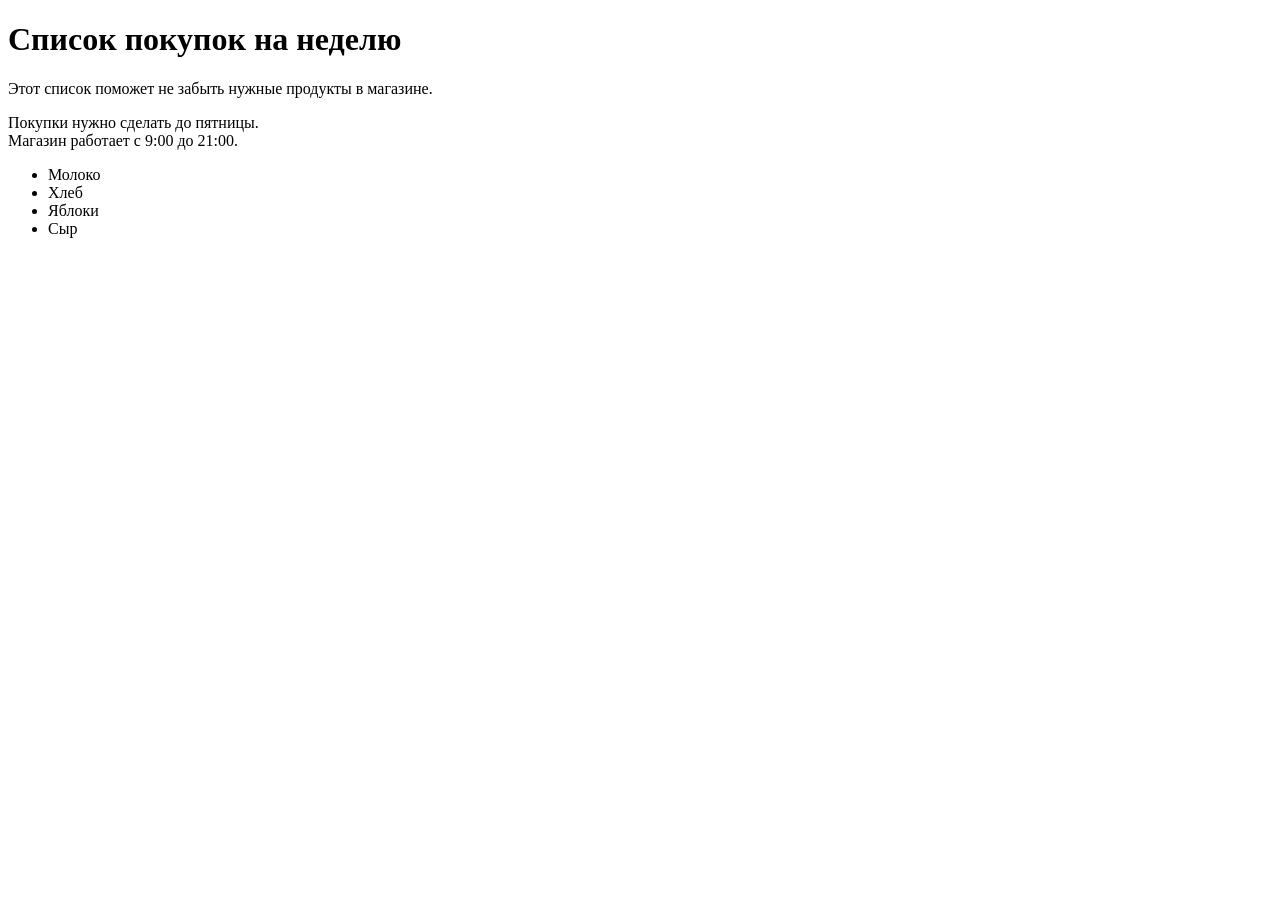
<file: index.html>
<!DOCTYPE html>
<html lang="en">
<head>
    <meta charset="UTF-8">
    <meta name="viewport" content="width=device-width, initial-scale=1.0">
    <title>Список покупок на неделю</title>
</head>
<body>
    <h1>Список покупок на неделю</h1>
    <p>Этот список поможет не забыть нужные продукты в магазине.</p>
    <p>Покупки нужно сделать до пятницы. <br>
    Магазин работает с 9:00 до 21:00.</p>
    <ul>
        <li>Молоко</li>
        <li>Хлеб</li>
        <li>Яблоки</li>
        <li>Сыр</li>
    </ul>
</body>
</html>
</file>
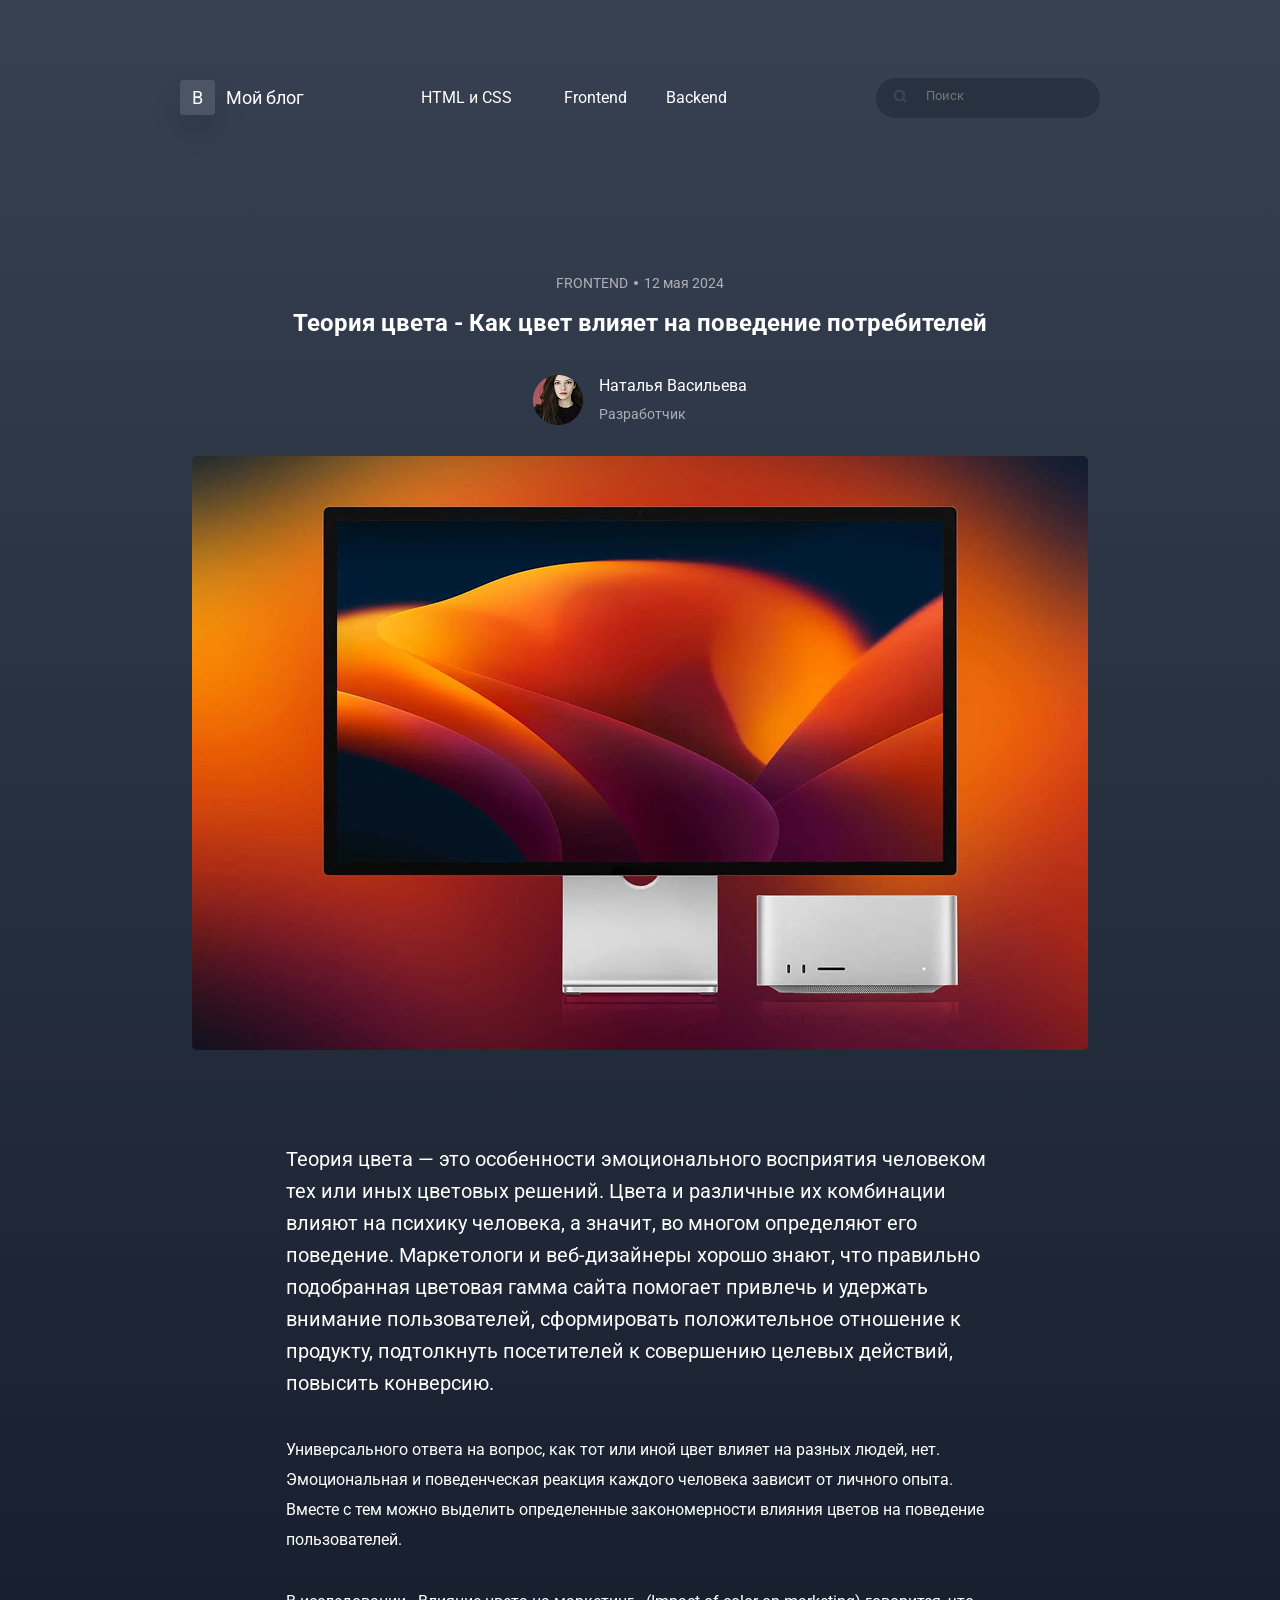
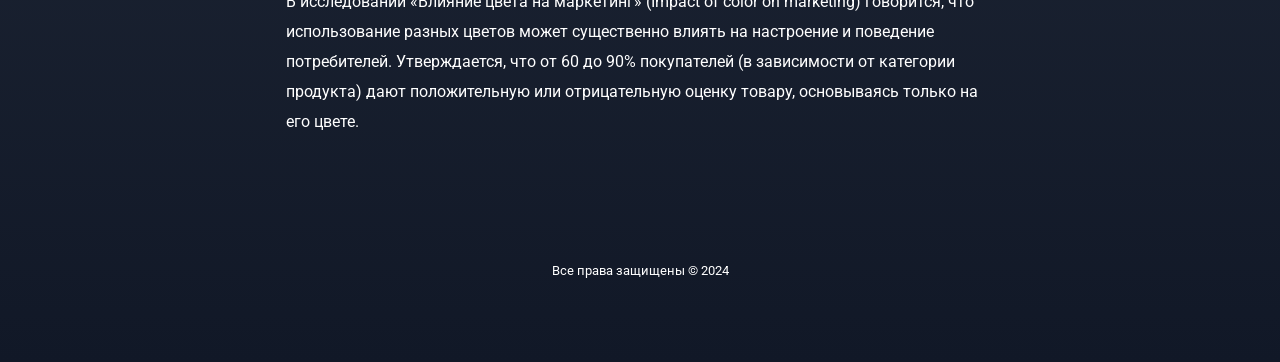
<file: 1-Blog/index.html>
<!DOCTYPE html>
<html lang="ru">
<head>
    <meta charset="UTF-8">
    <meta name="viewport" content="width=device-width, initial-scale=1.0">
    <title>Блог</title>
    <link rel="preconnect" href="https://fonts.googleapis.com">
<link rel="preconnect" href="https://fonts.gstatic.com" crossorigin>
<link href="https://fonts.googleapis.com/css2?family=Krona+One&family=Roboto:ital,wght@0,100..900;1,100..900&family=Source+Code+Pro:ital,wght@0,200..900;1,200..900&display=swap" rel="stylesheet">
    <link rel="stylesheet" href="css/style.css">
</head>
<body>
    <header>
        <div class="logo">
            <div class="logo-block">В</div>
            <a href="#">Мой блог</a>
        </div>
        <nav>
            <ul>
                <li><a href="#">HTML и CSS</a></li>
                <li><a href="#">Frontend</a></li>
                <li><a href="#">Backend</a></li>
            </ul>
        </nav>
        <form action="#" role="search">
            <img src="img/search.png" alt="">
            <input type="search" placeholder="Поиск" aria-label="Поиск">
        </form>
    </header>
    <main>
    <article>
        <div class="breadcrumbs">
            <div>FRONTEND</div>
            <div class="rect"></div>
            <time datetime="2024-05-12">12 мая 2024</time>
        </div>
        <h1>Теория цвета - Как цвет влияет на поведение потребителей</h1>
        <div class="author">           
                <img src="img/Ellipse 1.png" alt="Наталья Васильева">
            <div>
                <p class="author-name">Наталья Васильева</p>
                <p class="author-position">Разработчик</p>
            </div>
        </div>
        <figure>
        <img src="img/Rectangle 181.png" alt="mac mini с apple display на градиентном фоне">
        </figure>
        <p>Теория цвета — это особенности эмоционального восприятия человеком тех или иных цветовых решений. Цвета и различные их комбинации влияют на психику человека, а значит, во многом определяют его поведение. Маркетологи и веб-дизайнеры хорошо знают, что правильно подобранная цветовая гамма сайта помогает привлечь и удержать внимание пользователей, сформировать положительное отношение к продукту, подтолкнуть посетителей к совершению целевых действий, повысить конверсию.</p>
        <p>Универсального ответа на вопрос, как тот или иной цвет влияет на разных людей, нет. Эмоциональная и поведенческая реакция каждого человека зависит от личного опыта. Вместе с тем можно выделить определенные закономерности влияния цветов на поведение пользователей.</p>
        <p>В исследовании «Влияние цвета на маркетинг» (Impact of color on marketing) говорится, что использование разных цветов может существенно влиять на настроение и поведение потребителей. Утверждается, что от 60 до 90% покупателей (в зависимости от категории продукта) дают положительную или отрицательную оценку товару, основываясь только на его цвете.</p>
        </article>
        </main>
    <footer><small>Все права защищены &copy; 2024</small></footer>
    
</body>
</html>
</file>
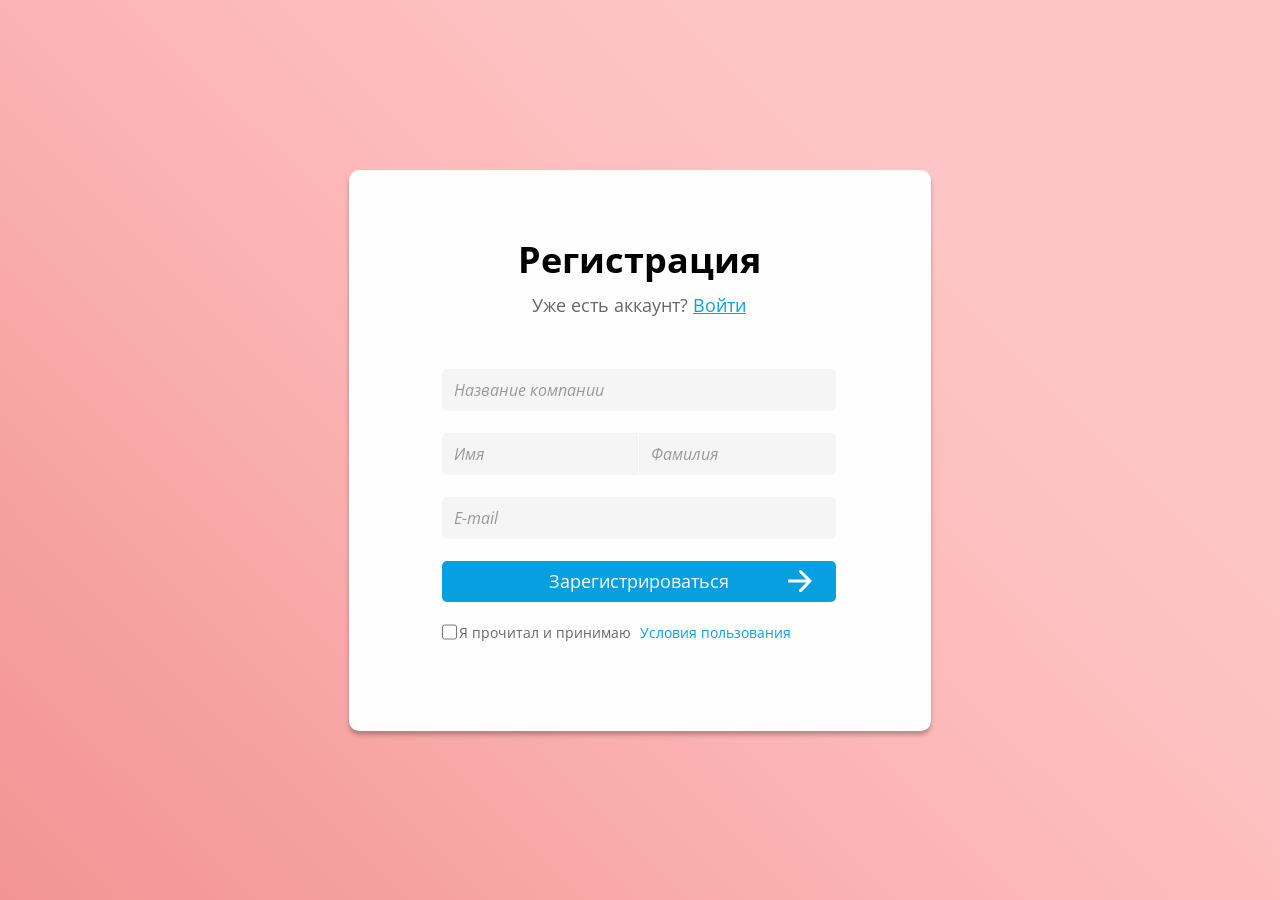
<file: 2-form/index.html>
<!DOCTYPE html>
<html lang="en">
<head>
    <meta charset="UTF-8">
    <meta name="viewport" content="width=device-width, initial-scale=1.0">
    <title>Регистрация</title>
    <link rel="preconnect" href="https://fonts.googleapis.com">
    <link rel="preconnect" href="https://fonts.gstatic.com" crossorigin>
    <link href="https://fonts.googleapis.com/css2?family=Open+Sans:ital,wght@0,300..800;1,300..800&display=swap" rel="stylesheet">
    <link rel="stylesheet" href="css/style.css">
</head>
<body>
    <main>
        <section class="register-form">
            <h1>Регистрация</h1>
            <div class="have-account"><span>Уже есть аккаунт?</span> <a href="#">Войти</a></div>
            <form action="#" method="post">
                <label for="companyname">Название компании</label>
                <input name="CompanyName" id="companyname" type="text" placeholder="Название компании">
                <div class="form-names">
                <label for="firstname">Имя</label>
                <input id="firstname" type="text" name="firstname" placeholder="Имя">
                <label for="lastname">Фамилия</label>
                <input id="lastname" type="text" name="lastname" placeholder="Фамилия">
                </div>
                <label for="email">Почта</label>
                <input id="email" type="email" name="mail" placeholder="E-mail">
                <button type="submit">Зарегистрироваться <img src="img/Arrow 1.svg" alt="Войти стрелка"></button>
                <label class="agreement">
                <input type="checkbox" name="agreement" id="agreement">
                    Я прочитал и принимаю <a href="#">Условия пользования</a>
                </label>
            </form>
        </section>
    </main>
</body>
</html>
</file>
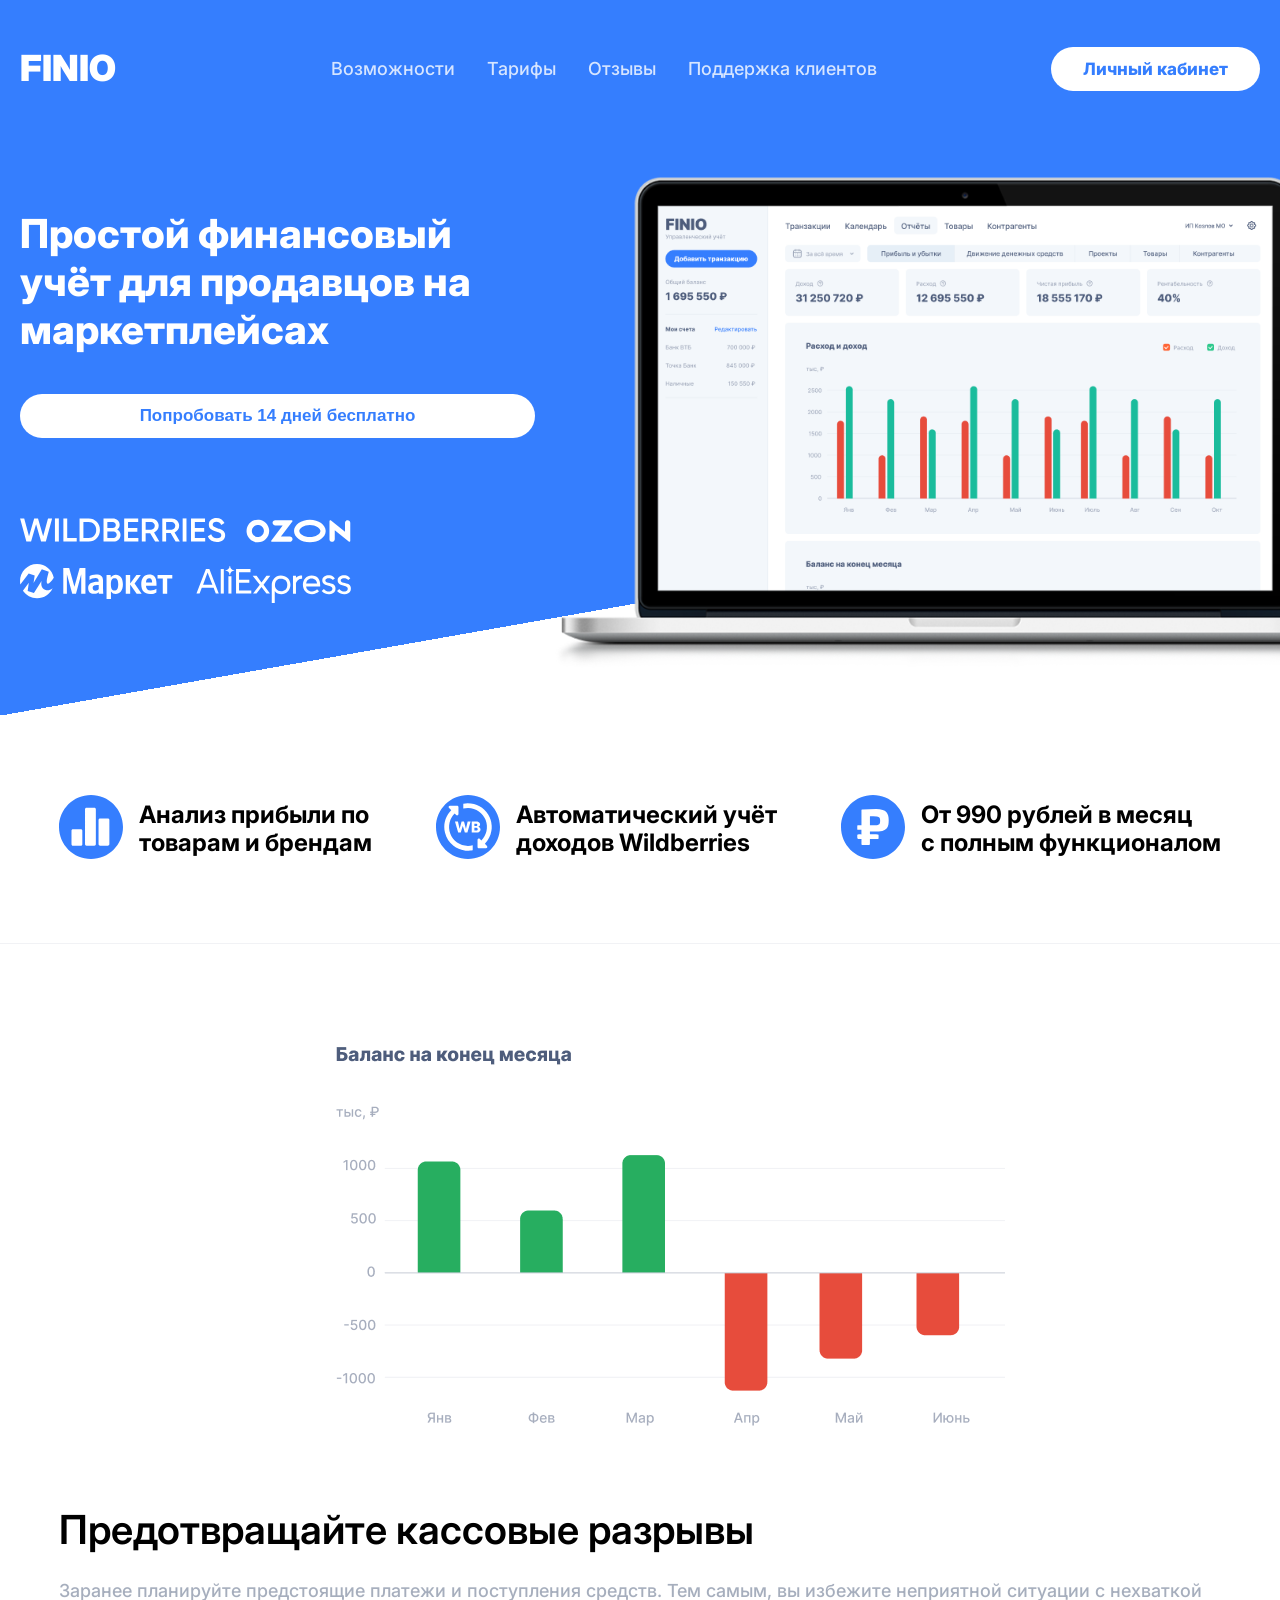
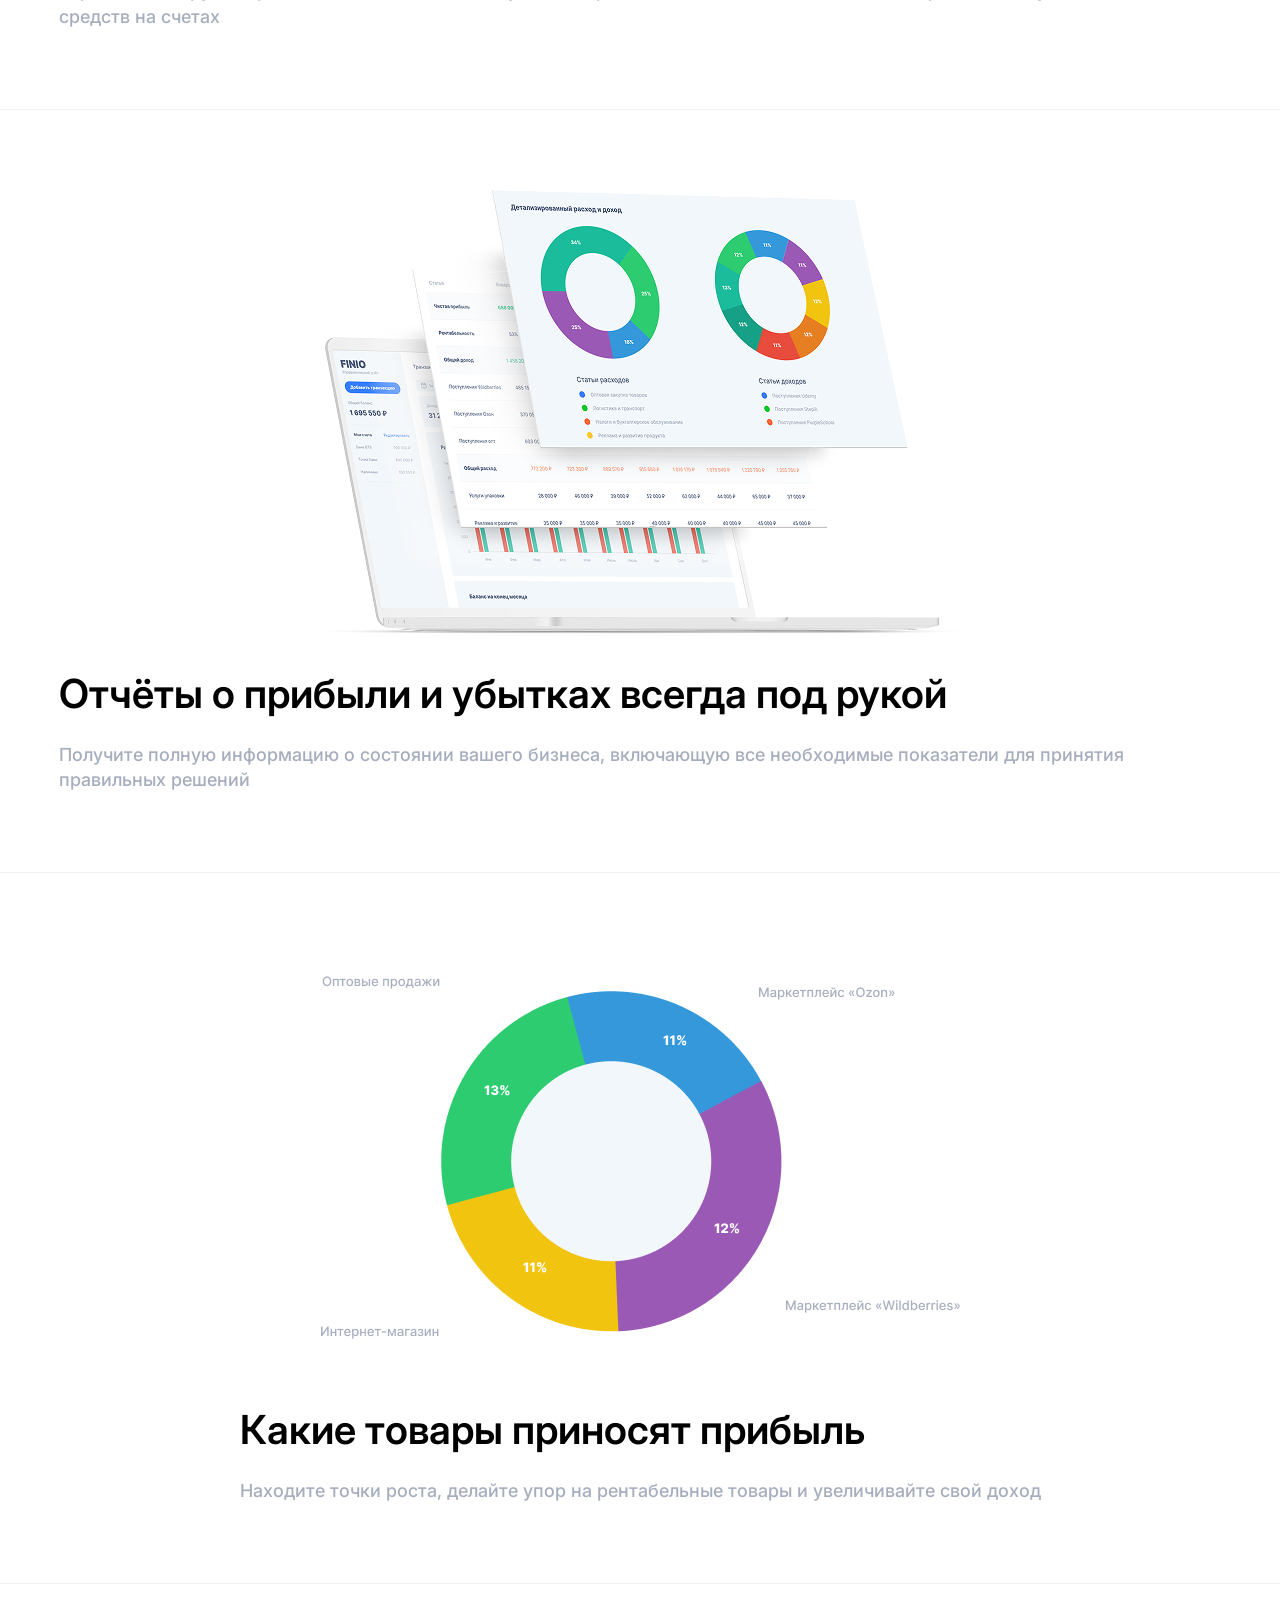
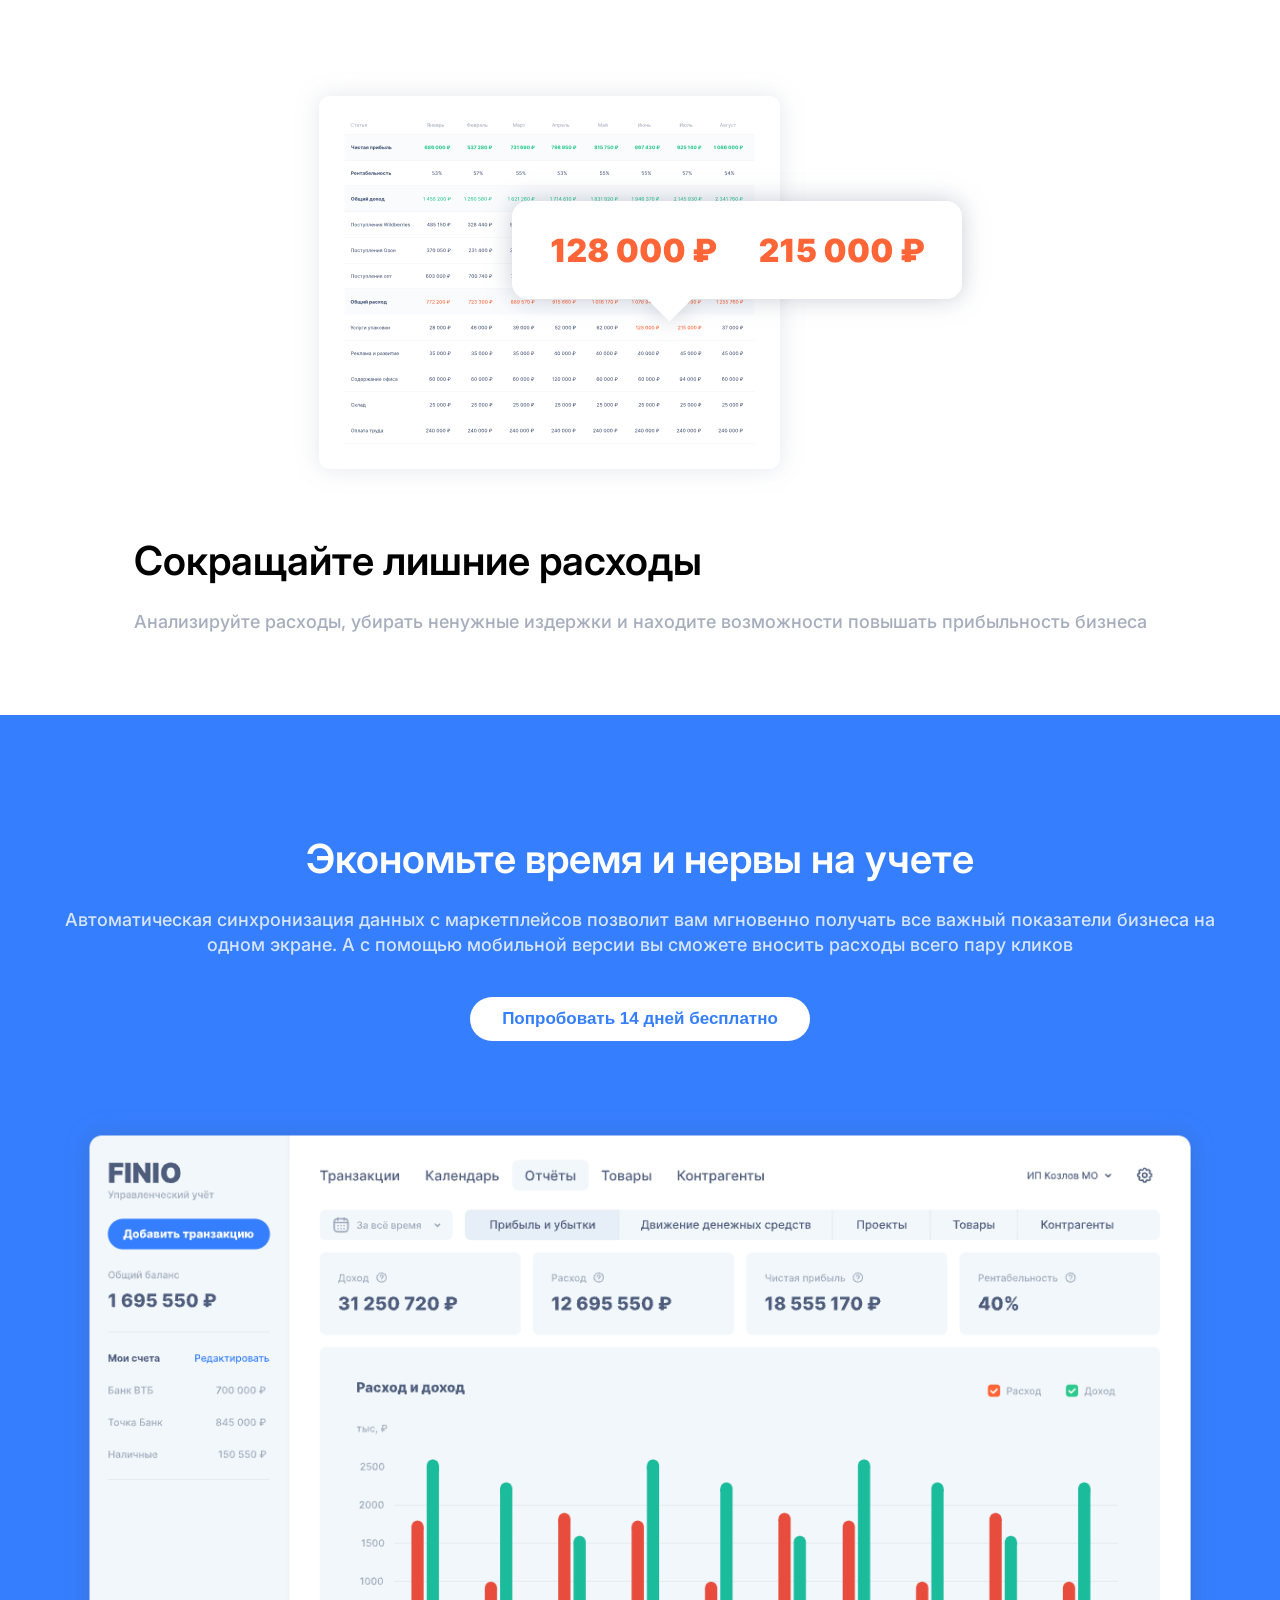
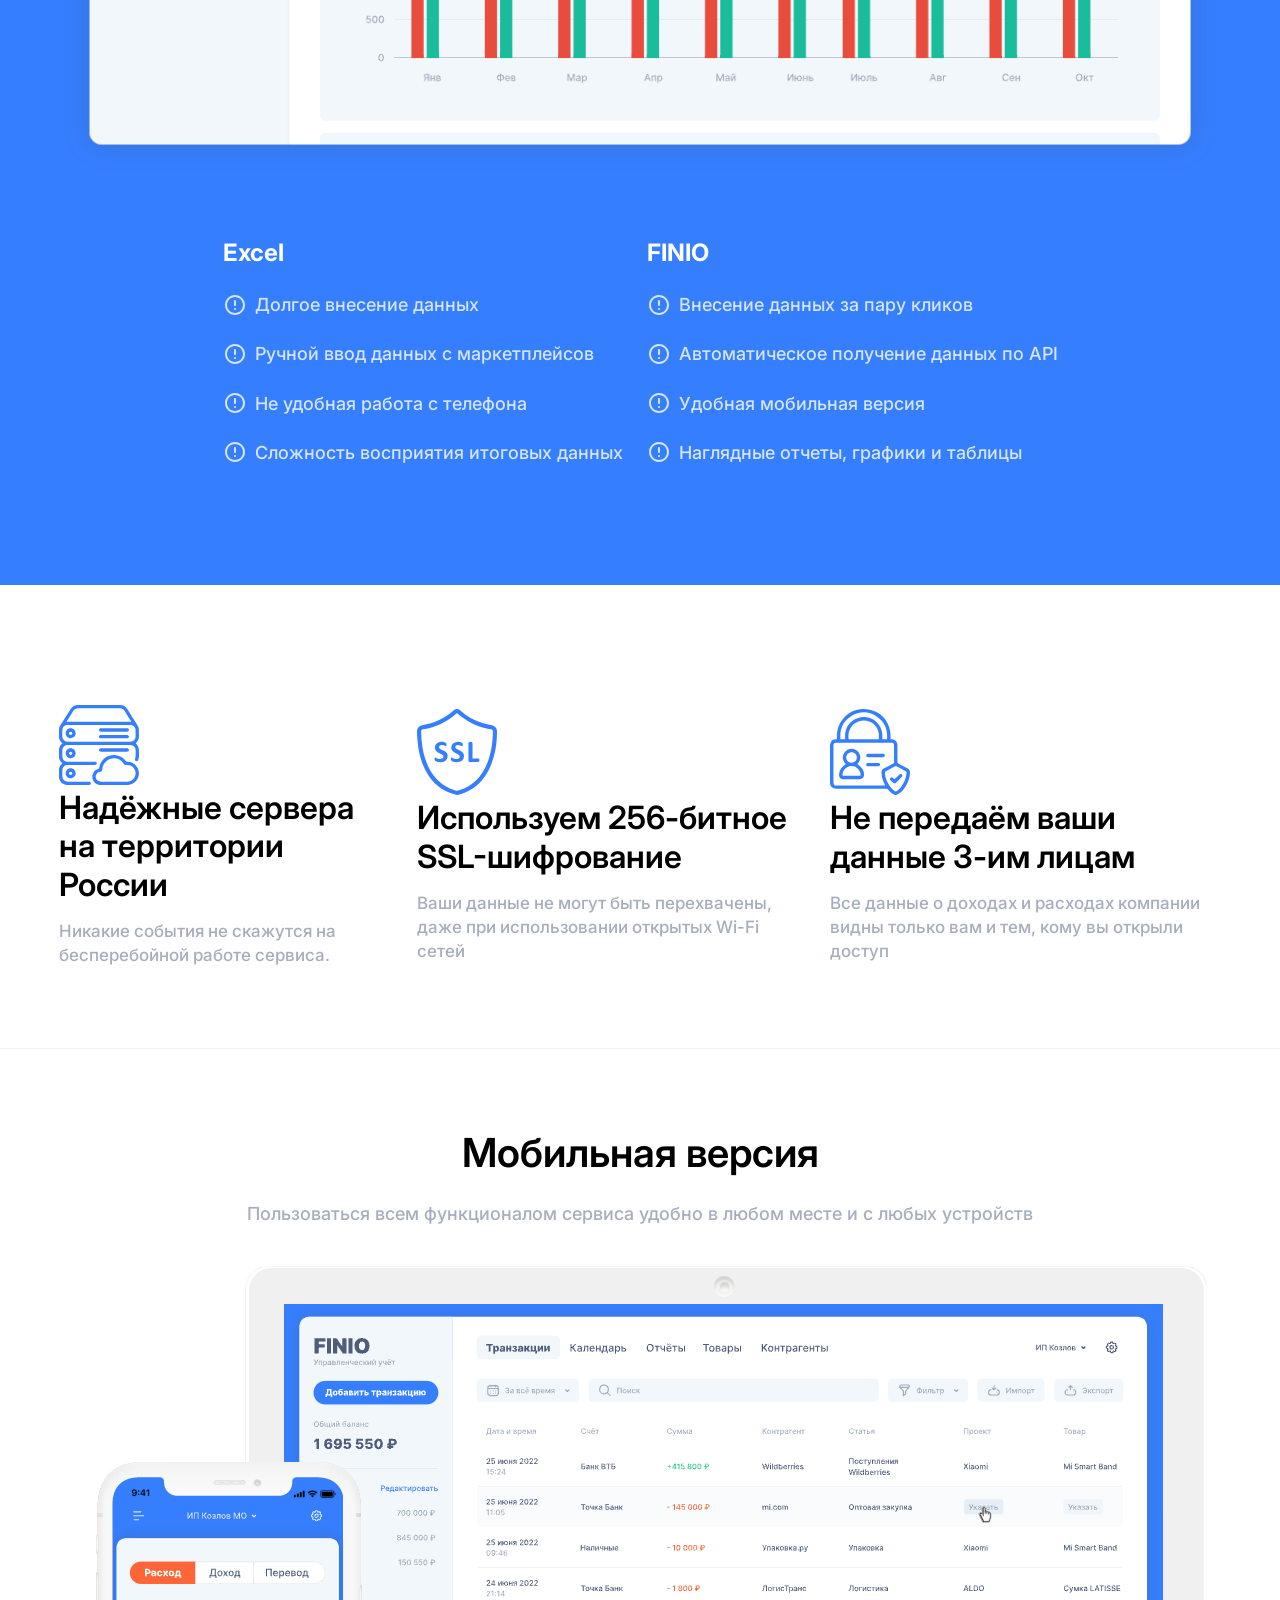
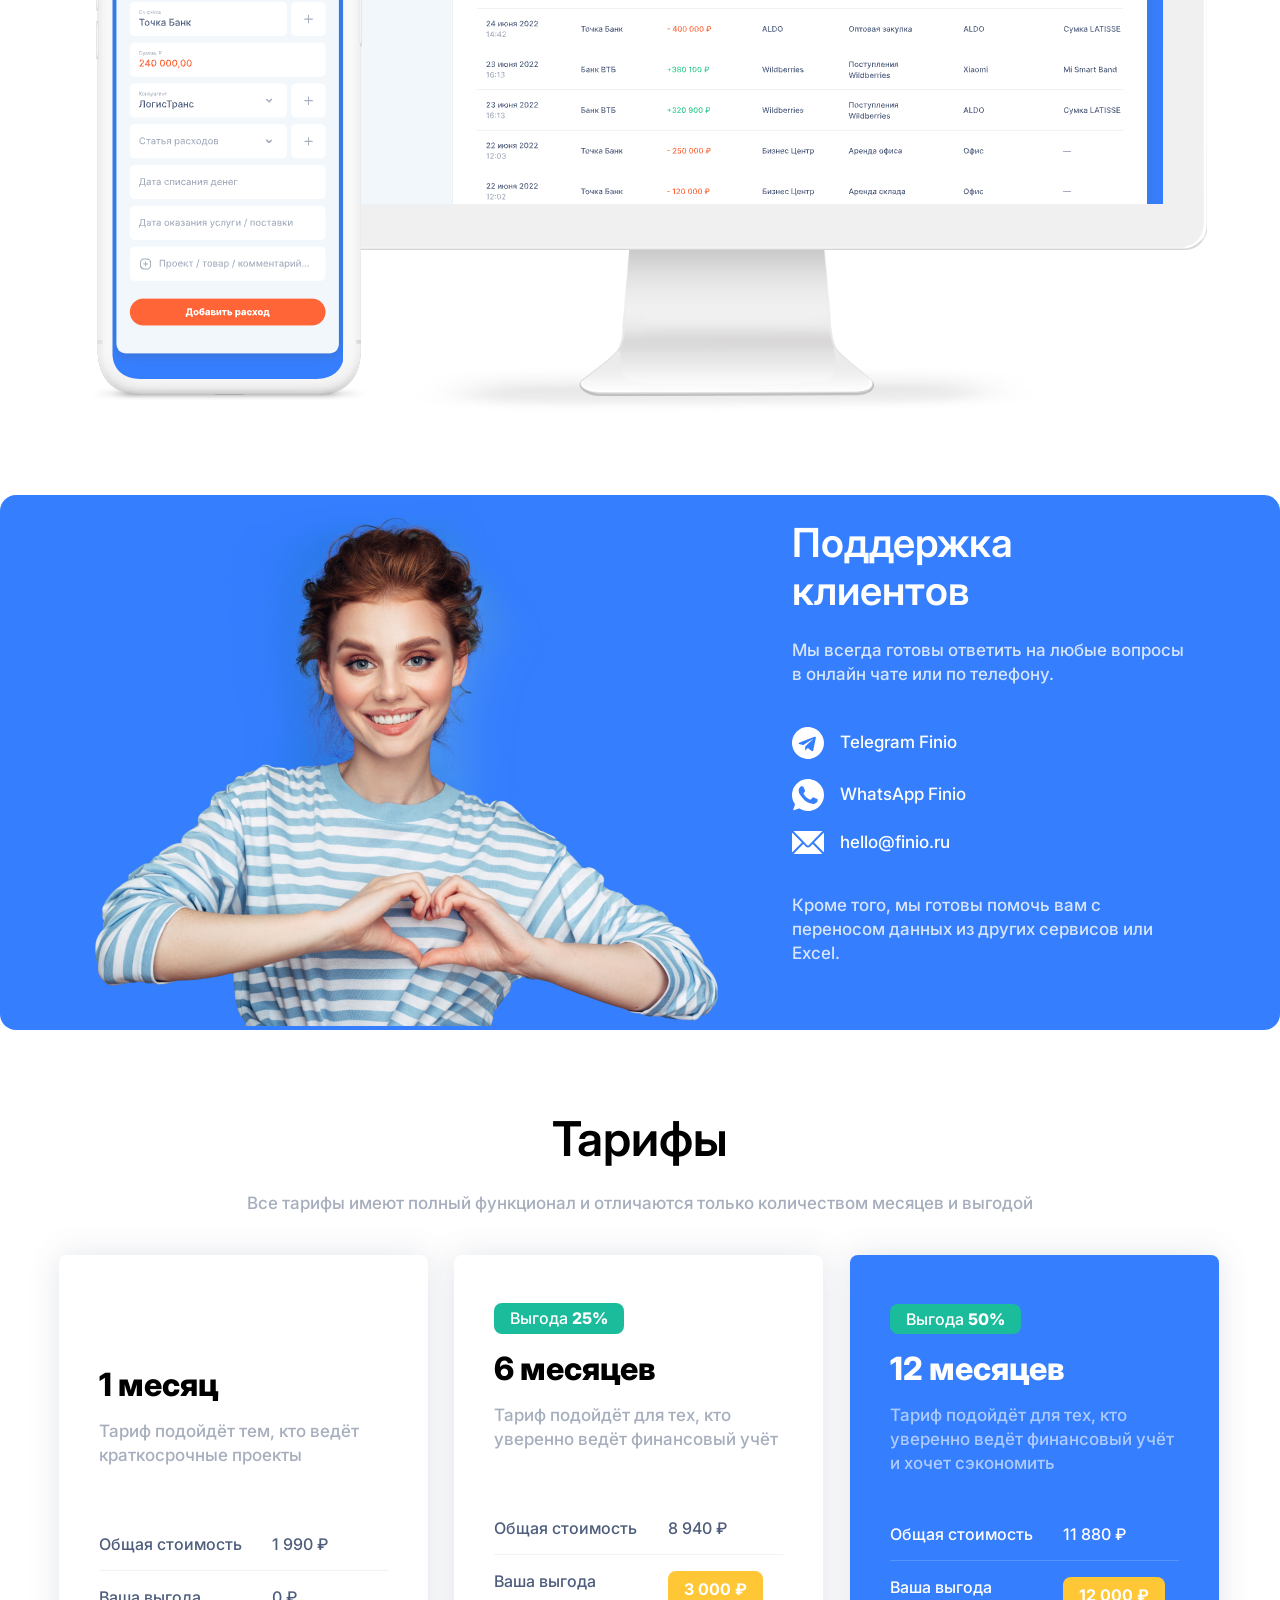
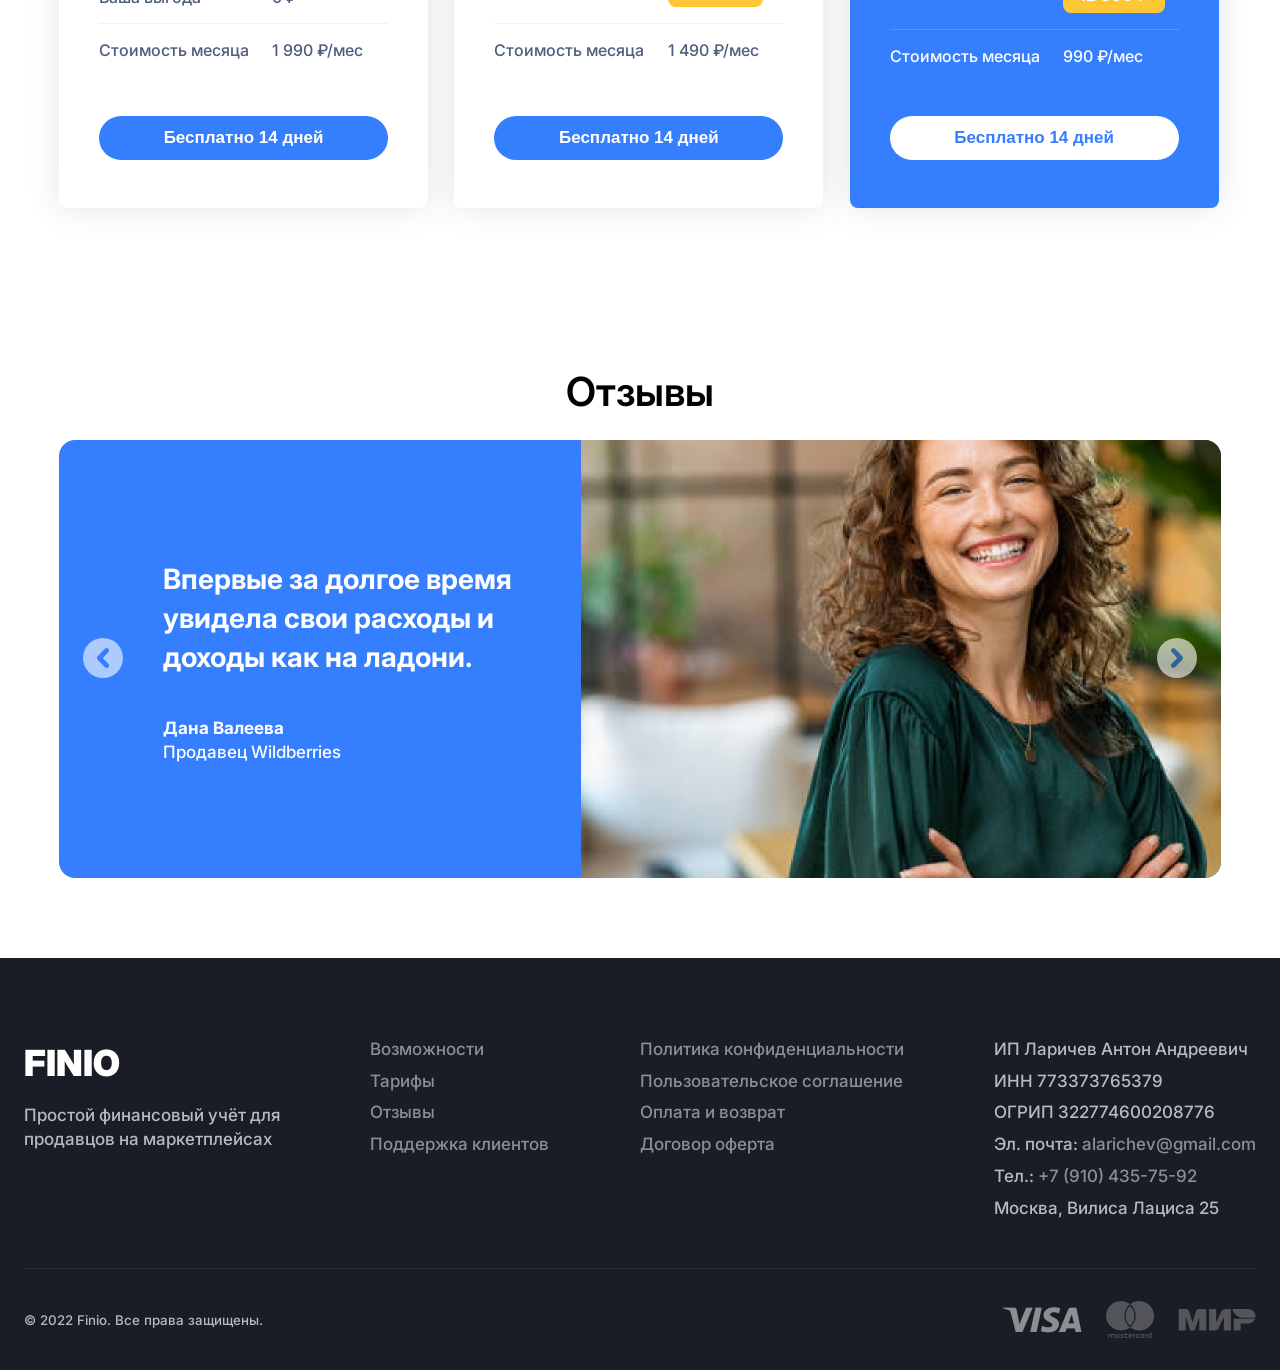
<file: 3-Finio/index.html>
<!DOCTYPE html>
<html lang="en">
<head>
    <meta charset="UTF-8">
    <meta name="viewport" content="width=device-width, initial-scale=1.0">
    <title>Finio</title>
    <link rel="preconnect" href="https://fonts.googleapis.com">
    <link rel="preconnect" href="https://fonts.gstatic.com" crossorigin>
    <link href="https://fonts.googleapis.com/css2?family=Inter:ital,opsz,wght@0,14..32,100..900;1,14..32,100..900&display=swap" rel="stylesheet">
    <link rel="stylesheet" href="styles/global.css">
    <link rel="stylesheet" href="styles/header.css">
    <link rel="stylesheet" href="styles/footer.css">
    <link rel="stylesheet" href="styles/components.css">
    <link rel="stylesheet" href="styles/style.css">
</head>
<body>
    <header class="header">
        <div class="header__wrapper">
            <div class="logo">finio</div>
            <nav>
                <ul class="header__nav">
                    <li class="header__nav_item"><a class="header__nav_link" href="#">Возможности</a></li>
                    <li class="header__nav_item"><a class="header__nav_link" href="#">Тарифы</a></li>
                    <li class="header__nav_item"><a class="header__nav_link" href="#">Отзывы</a></li>
                    <li class="header__nav_item"><a class="header__nav_link" href="#">Поддержка клиентов</a></li>
                </ul>
            </nav>
            <a href="" class="button button-light header-btn">Личный кабинет</a>
            <button class="mobile-menu">
                <img src="images/icons/menu.svg" alt="Открыть меню">
            </button>
        </div>
    </header>
    <main>
        <section class="section">
            <div class="hero">
                    <div class="hero__wrapper">
                        <div class="hero__main">
                            <h1 class="h1 title-light">Простой финансовый учёт для продавцов на маркетплейсах</h1>
                            <button class="button button-light">Попробовать 14 дней бесплатно</button>
                            <img class="hero__companies" src="images/companies.svg" alt="Компании партнёры">
                        </div>
                        <div class="hero__right">
                            <img src="images/notebook.png" alt="Ноутбук изображение">
                        </div>
                    </div>
            </div>
        </section>
        <section class="section">
            <div class="section__wrapper border-bottom">
                <div class="advantages">
                    <div class="advatages__card">
                        <div class="advantages__card_image"><img src="images/icons/analytics.svg" alt="Анализ прибыли иконка"></div>
                        <div class="advantages__card_text">Анализ прибыли по</br> товарам и брендам</div>
                    </div>
                    <div class="advatages__card">
                        <div class="advantages__card_image"><img src="images/icons/calculate.svg" alt="Учёт доходов Wildberries иконка"></div>
                        <div class="advantages__card_text">Автоматический учёт</br> доходов Wildberries</div>
                    </div>
                    <div class="advatages__card">
                        <div class="advantages__card_image"><img src="images/icons/price.svg" alt="Цена подписки иконка"></div>
                        <div class="advantages__card_text">От 990 рублей в месяц</br> с полным функционалом</div>
                    </div>
                </div>
            </div>
        </section>
        <section class="section">
            <div class="section__wrapper border-bottom">
                <div class="image__block">
                    <div class="image__block_text">
                        <h2 class="h2__title">Предотвращайте кассовые разрывы</h2>
                        <p class="paragraph">Заранее планируйте предстоящие платежи и поступления средств. Тем самым, вы избежите неприятной ситуации с нехваткой средств на счетах</p>
                    </div>
                    <div class="image__block_image"><img src="images/balance.png" alt="Сокращение кассовых разрывов график изображение"></div>
                </div>
            </div>
        </section>
        <section class="section">
            <div class="section__wrapper border-bottom">
                <div class="image__block">
                    <div class="image__block_image"><img src="images/reports.png" alt="Отчёты изображение"></div>
                    <div class="image__block_text">
                        <h2 class="h2__title">Отчёты о прибыли и убытках всегда под рукой</h2>
                        <p class="paragraph">Получите полную информацию о состоянии вашего бизнеса, включающую все необходимые показатели для принятия правильных решений</p>
                    </div>
                </div>
            </div>
        </section>
        <section class="section">
            <div class="section__wrapper border-bottom">
                <div class="image__block">
                    <div class="image__block_text">
                        <h2 class="h2__title">Какие товары приносят прибыль</h2>
                        <p class="paragraph">Находите точки роста, делайте упор на рентабельные товары и увеличивайте свой доход</p>
                    </div>
                    <div class="image__block_image"><img src="images/pribyl.png" alt="Аналитика изображение"></div>
                </div>
            </div>
        </section>
        <section class="section">
            <div class="section__wrapper">
                <div class="image__block">
                    <div class="image__block_image"><img src="images/expenses.png" alt=""></div>
                    <div class="image__block_text">
                        <h2 class="h2__title">Сокращайте лишние расходы</h2>
                        <p class="paragraph">Анализируйте расходы, убирать ненужные издержки и находите возможности повышать прибыльность бизнеса</p>
                    </div>
                </div>
            </div>
        </section>
        <section class="section dark-section">
            <div class="section__wrapper">
                <div class="economy">
                    <h2 class="h2__title title-light">Экономьте время и нервы на учете</h2>
                    <p class="paragraph text-light">Автоматическая синхронизация данных с маркетплейсов позволит вам мгновенно получать все важный показатели бизнеса на одном экране. А с помощью мобильной версии вы сможете вносить расходы всего пару кликов</p>
                    <button class="button button-light">Попробовать 14 дней бесплатно</button>
                    <img class="economy__image" src="images/report-preview.png" alt="Отчёты предпоказ изображение">
                    <div class="economy__advatnages">
                        <div class="advantages__col">
                            <div class="advantages__col_title">Excel</div>
                            <ul class="advatages__list">
                                <li class="advatages__list_item">Долгое внесение данных</li>
                                <li class="advatages__list_item">Ручной ввод данных с маркетплейсов</li>
                                <li class="advatages__list_item">Не удобная работа с телефона</li>
                                <li class="advatages__list_item">Сложность восприятия итоговых данных</li>
                            </ul>
                        </div>
                        <div class="advantages__col">
                            <div class="advantages__col_title">FINIO</div>
                            <ul class="advatages__list">
                                <li class="advatages__list_item">Внесение данных за пару кликов</li>
                                <li class="advatages__list_item">Автоматическое получение данных по API</li>
                                <li class="advatages__list_item">Удобная мобильная версия</li>
                                <li class="advatages__list_item">Наглядные отчеты, графики и таблицы</li>
                            </ul>
                        </div>
                    </div>
                </div>
            </div>
        </section>
        <section class="section">
            <div class="section__wrapper border-bottom">
                <div class="wehave">
                    <div class="wehave__card">
                        <img src="images/servers.svg" alt="Сервера иконка">
                        <div class="card-title">Надёжные сервера на территории России</div>
                        <p class="card__paragraph">Никакие события не скажутся на бесперебойной работе сервиса. </p>
                    </div>
                    <div class="wehave__card">
                        <img src="images/ssl.svg" alt="SSL Сертификат иконка">
                        <div class="card-title">Используем 256-битное SSL-шифрование</div>
                        <p class="card__paragraph">Ваши данные не могут быть перехвачены, даже при использовании открытых Wi-Fi сетей</p>
                    </div>
                    <div class="wehave__card">
                        <img src="images/security.svg" alt="Безопасность иконка">
                        <div class="card-title">Не передаём ваши данные 3-им лицам</div>
                        <p class="card__paragraph">Все данные о доходах и расходах компании видны только вам и тем, кому вы открыли доступ</p>
                    </div>
                </div>
            </div>
        </section>
        <section class="section">
            <div class="section__wrapper">
                <div class="mobile">
                    <h2 class="h2__title">Мобильная версия</h2>
                    <p class="paragraph">Пользоваться всем функционалом сервиса удобно в любом месте и с любых устройств</p>
                    <img src="images/mobile.png" alt="Мобильная версия изображение">
                </div>
            </div>
        </section>
        <section class="section">
            <div class="section__wrapper dark-section border-round">
                <div class="support">
                    <div class="support__image"><img src="images/girl.png" alt=""></div>
                    <div class="support__body">
                        <h2 class="h2__title title-light">Поддержка клиентов</h2>
                        <p class="paragraph text-light">Мы всегда готовы ответить на любые вопросы в онлайн чате или по телефону.</p>
                        <div class="socials">
                            <div class="social__item"><a class="social__item_link" href=""><img src="images/icons/telegram.svg" alt=""> <span>Telegram Finio</span></a></div>
                            <div class="social__item"><a class="social__item_link" href=""><img src="images/icons/whatsapp.svg" alt=""> <span>WhatsApp Finio</span></a></div>
                            <div class="social__item"><a class="social__item_link" href="mailto:hello@finio.ru"><img src="images/icons/mail.svg" alt=""> <span>hello@finio.ru</span></a></div>
                        </div>
                        <p class="paragraph text-light">Кроме того, мы готовы помочь вам с переносом данных из других сервисов или Excel.</p>
                    </div>
                </div>
            </div>
        </section>
        <section class="section">
            <div class="section__wrapper">
                <div class="headling">
                    <h2 class="headling__h2">Тарифы</h2>
                    <p class="headling__paragraph">Все тарифы имеют полный функционал и отличаются только количеством месяцев и выгодой</p>
                </div>
                <div class="tariffs">
                    <div class="tarrifs__card card-light">
                        <div class="card-title">1 месяц</div>
                        <p class="card-description">Тариф подойдёт тем, кто ведёт краткосрочные проекты</p>
                        <div class="card__main">
                            <div class="card__main_item">Общая стоимость</div>
                            <div class="card__main_item">1 990 ₽</div>
                            <div class="card__main_item">Ваша выгода</div>
                            <div class="card__main_item">0 ₽</div>
                            <div class="card__main_item">Стоимость месяца</div>
                            <div class="card__main_item">1 990 ₽/мес</div>
                        </div>
                        <button class="button button-dark">Бесплатно 14 дней</button>
                    </div>
                    <div class="tarrifs__card card-light">
                        <div class="card-benefit">Выгода <span class="text-bold">25%</span></div>
                        <div class="card-title">6 месяцев</div>
                        <p class="card-description">Тариф подойдёт для тех, кто уверенно ведёт финансовый учёт </p>
                        <div class="card__main">
                            <div class="card__main_item">Общая стоимость</div>
                            <div class="card__main_item">8 940 ₽</div>
                            <div class="card__main_item">Ваша выгода</div>
                            <div class="card__main_item"><span class="benefit">3 000 ₽</span></div>
                            <div class="card__main_item">Стоимость месяца</div>
                            <div class="card__main_item">1 490 ₽/мес</div>
                        </div>
                        <button class="button button-dark">Бесплатно 14 дней</button>
                    </div>
                    <div class="tarrifs__card card-dark">
                        <div class="card-benefit">Выгода <span class="text-bold">50%</span></div>
                        <div class="card-title">12 месяцев</div>
                        <p class="card-description">Тариф подойдёт для тех, кто уверенно ведёт финансовый учёт и хочет сэкономить</p>
                        <div class="card__main">
                            <div class="card__main_item">Общая стоимость</div>
                            <div class="card__main_item">11 880 ₽</div>
                            <div class="card__main_item">Ваша выгода</div>
                            <div class="card__main_item"><span class="benefit">12 000 ₽</span></div>
                            <div class="card__main_item">Стоимость месяца</div>
                            <div class="card__main_item">990 ₽/мес</div>
                        </div>
                        <button class="button button-light">Бесплатно 14 дней</button>
                    </div>
                </div>
            </div>
        </section>
        <section class="section">
            <div class="section__wrapper">
                <div class="reviews">
                    <h2 class="h2__title">Отзывы</h2>
                    <div class="reviews__list">
                        <div class="reviews__card bg-dark">
                            <div class="reviews__card_body">
                                <div class="reviews__card-desc">Впервые за долгое время увидела свои расходы и доходы как на ладони.</div>
                                <div class="reviews__card-author">
                                    <div class="author-name">Дана Валеева</div>
                                    <div class="author-position">Продавец Wildberries</div>
                                </div>
                                <div class="reviews__pagination">
                                    <div class="dot active"></div>
                                    <div class="dot"></div>
                                    <div class="dot"></div>
                                    <div class="dot"></div>
                                </div>
                            </div>
                            <div class="reviews__card_image">
                                <img src="images/girl-slider.png" alt="Отзыв человек изображение">
                            </div>
                        </div>
                    </div>
                    <div class="reviews__nav">
                        <div class="left_arrow"><img src="images/icons/arrow.svg" alt="Слайд назад"></div>
                        <div class="right_arrow"><img src="images/icons/arrow.svg" alt="Слайд вперёд"></div>
                    </div>
                </div>
            </div>
        </section>
    </main>
    <footer class="footer">
        <div class="footer__wrapper">
            <div class="footer__top">
                <div class="footer__left">
                    <div class="logo">finio</div>
                    <div class="logo__text">Простой финансовый учёт для<br/> продавцов на маркетплейсах</div>
                </div>
                    <nav>
                        <ul class="footer__nav">
                            <li class="footer__nav_item"><a class="footer__nav_link" href="#">Возможности</a></li>
                            <li class="footer__nav_item"><a class="footer__nav_link" href="#">Тарифы</a></li>
                            <li class="footer__nav_item"><a class="footer__nav_link" href="#">Отзывы</a></li>
                            <li class="footer__nav_item"><a class="footer__nav_link" href="#">Поддержка клиентов</a></li>
                        </ul>
                    </nav>
                    <nav>
                        <ul class="footer__nav">
                            <li class="footer__nav_item"><a class="footer__nav_link" href="#">Политика конфиденциальности</a></li>
                            <li class="footer__nav_item"><a class="footer__nav_link" href="#">Пользовательское соглашение</a></li>
                            <li class="footer__nav_item"><a class="footer__nav_link" href="#">Оплата и возврат</a></li>
                            <li class="footer__nav_item"><a class="footer__nav_link" href="#">Договор оферта</a></li>
                        </ul>
                    </nav>
                    <div class="rekvesits">
                        <div class="rekvestits__item">ИП Ларичев Антон Андреевич</div>
                        <div class="rekvestits__item">ИНН 773373765379</div>
                        <div class="rekvestits__item">ОГРИП 322774600208776</div>
                        <div class="rekvestits__item">Эл. почта: <a href="mailto:alarichev@gmail.com">alarichev@gmail.com</a></div>
                        <div class="rekvestits__item">Тел.: <a href="tel:+7 (910) 435-75-92">+7 (910) 435-75-92</a></div>
                        <div class="rekvestits__item">Москва, Вилиса Лациса 25</div>
                    </div>
            </div>
            <div class="footer__bottom">
                <small>© 2022 Finio. Все права защищены.</small>
                <img src="images/payments.png" alt="Платежные системы изображение">
            </div>
        </div>
    </footer>
</body>
</html>
</file>
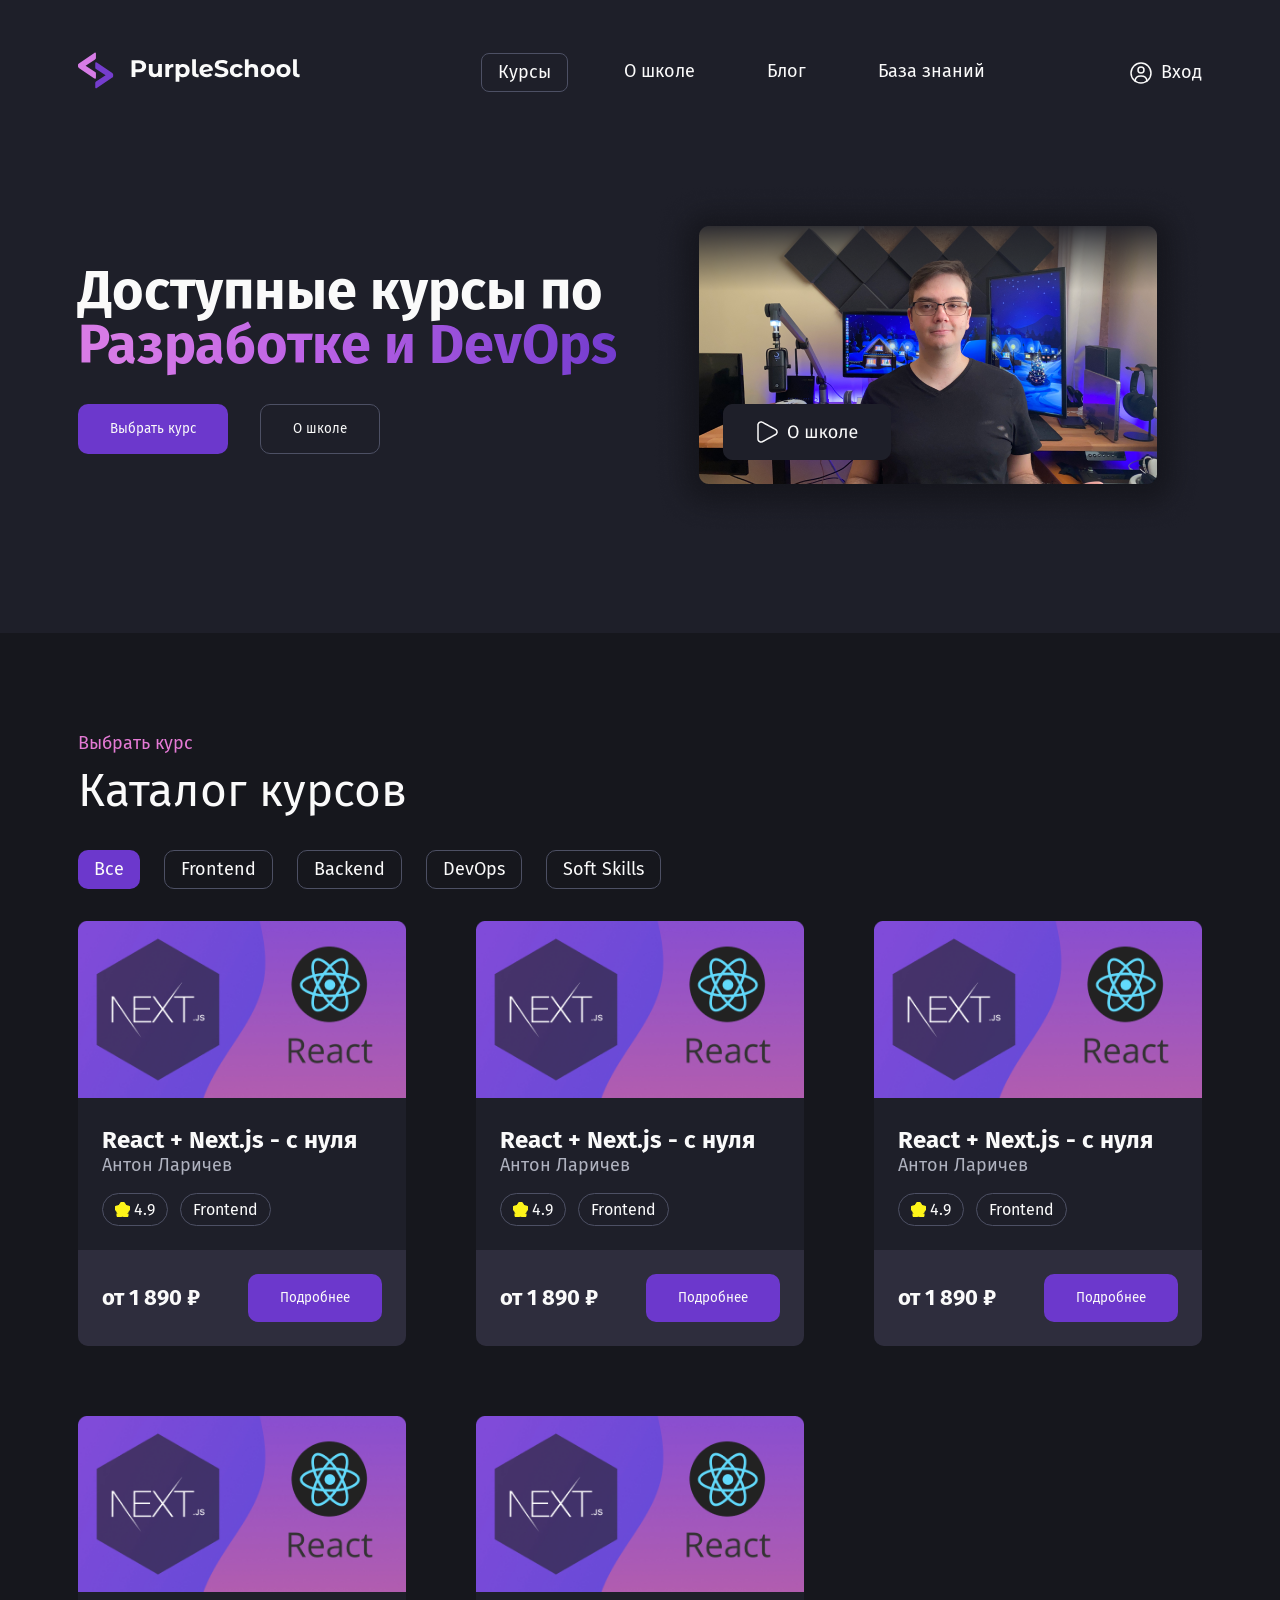
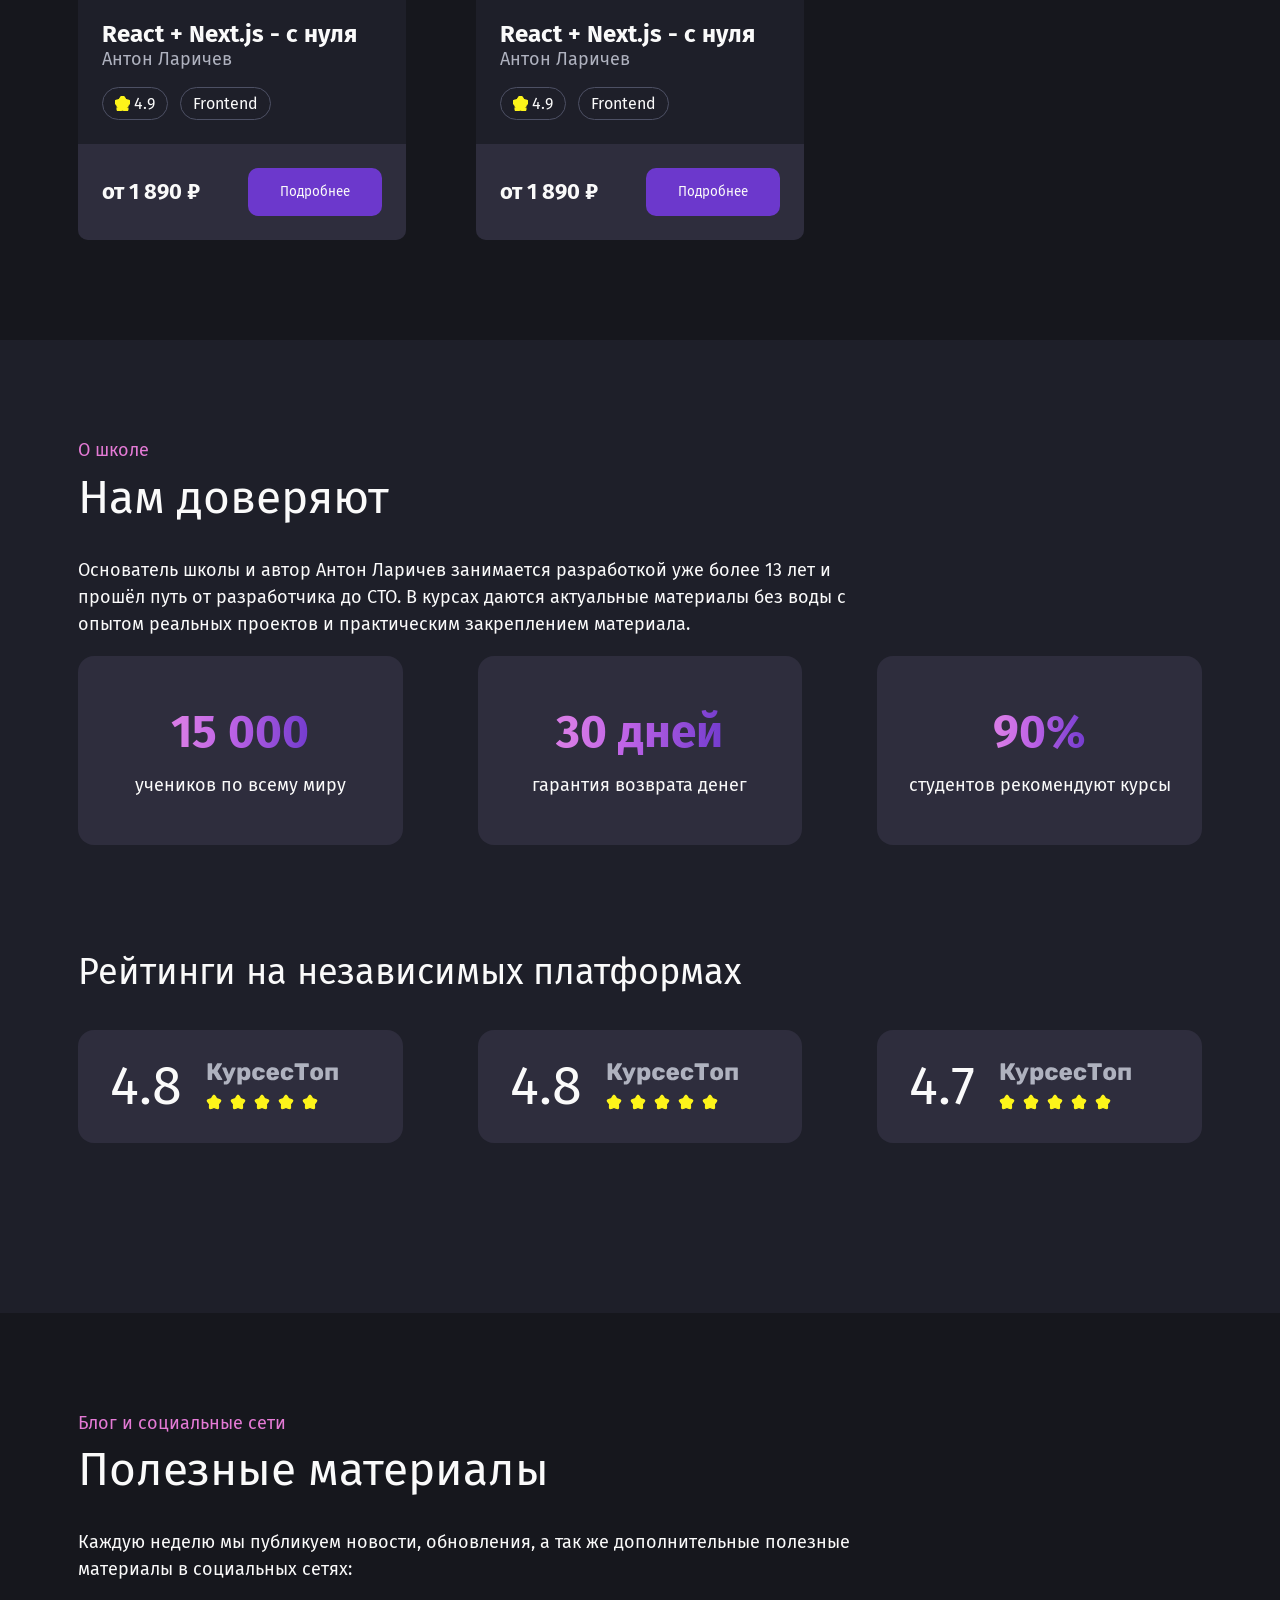
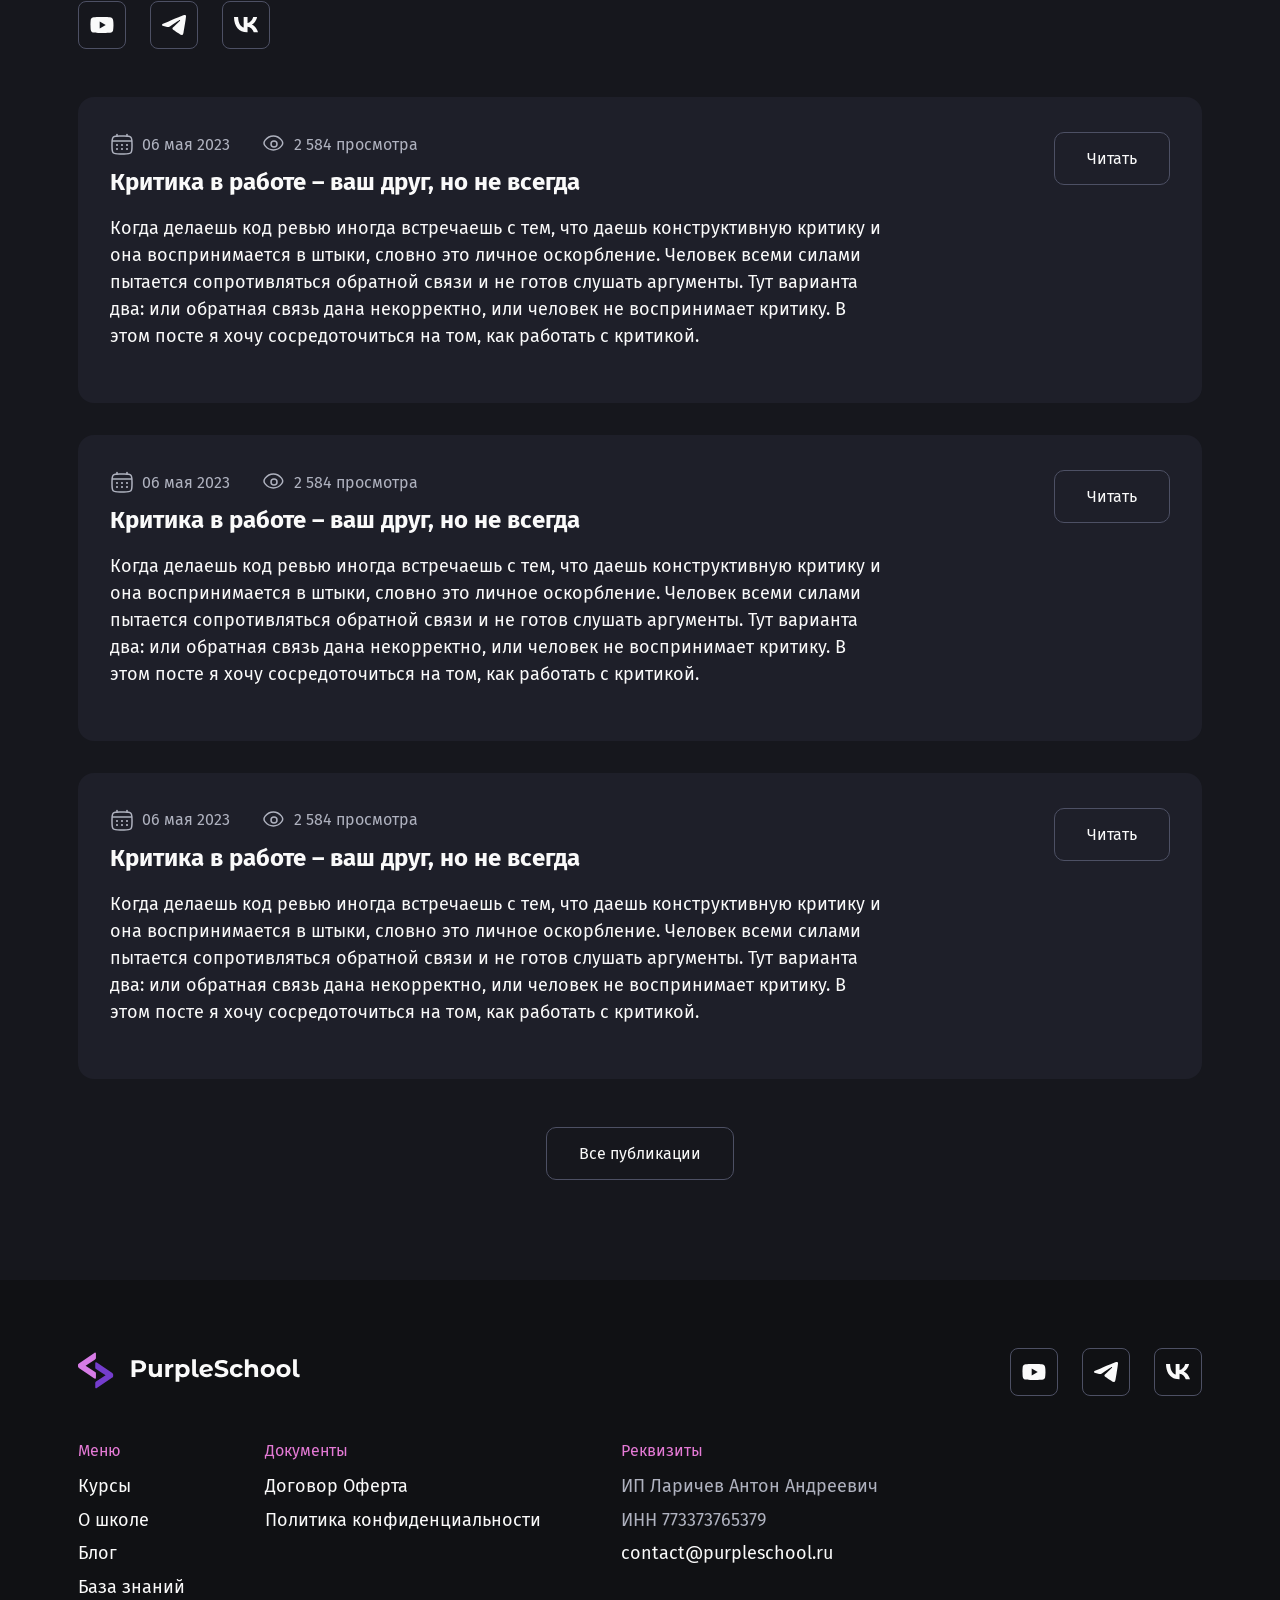
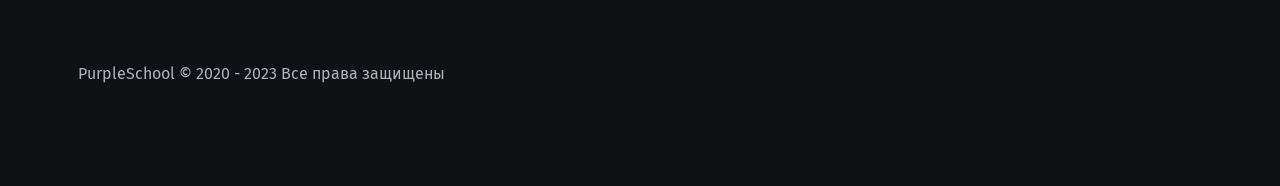
<file: 3-Purpleschool/index.html>
<!DOCTYPE html>
<html lang="en">
<head>
    <meta charset="UTF-8">
    <meta name="viewport" content="width=device-width, initial-scale=1.0">
    <title>Школа разработки Purpleschool</title>
    <link rel="preconnect" href="https://fonts.googleapis.com">
    <link rel="preconnect" href="https://fonts.gstatic.com" crossorigin>
    <link href="https://fonts.googleapis.com/css2?family=Fira+Sans:ital,wght@0,100;0,200;0,300;0,400;0,500;0,600;0,700;0,800;0,900;1,100;1,200;1,300;1,400;1,500;1,600;1,700;1,800;1,900&display=swap" rel="stylesheet">
    <link rel="stylesheet" href="css/global.css">
    <link rel="stylesheet" href="css/footer.css">
    <link rel="stylesheet" href="css/header.css">
    <link rel="stylesheet" href="css/components.css">
    <link rel="stylesheet" href="css/page.css">
</head>
<body>
    <header class="header">
        <div class="header__wrapper">
            <a class="header__logo" href="#">
                <img src="images/logo.svg" alt="Логотип Purpleschool">
            </a>
            <nav>
                <ul class="menu">
                    <li class="menu__item menu__item_active"><a href="#">Курсы</a></li>
                    <li class="menu__item"><a href="#">О школе</a></li>
                    <li class="menu__item"><a href="#">Блог</a></li>
                    <li class="menu__item"><a href="#">База знаний</a></li>
                </ul>
            </nav>
            <a class="header__login" href="#" aria-label="Вход в личный кабинет">
                <img src="images/user.svg" alt="Иконка пользователя">
                <div>Вход</div>
            </a>
            <button class="header__mobile-menu-button" aria-expanded="false" aria-haspopup="true">
                <img src="images/menu.svg" alt="Мобильное меню"> 
            </button>
        </div>
    </header>
    <main>
        <section class="section section-light">
            <div class="hero">
                <div class="hero__main">
                    <h1 class="hero__h1">Доступные курсы по <br /><span class="hero__h1_gradient">Разработке и DevOps</span></h1>
                    <div class="hero__buttons">
                        <button class="button button-primary" href="">Выбрать курс</button>
                        <button class="button button-ghost" href="">О школе</button>
                    </div>
                </div>
                <img class="hero__image" src="images/video.png" alt="О школе видео">
            </div>
        </section>
        <section class="section">
            <div class="section__wrapper">
                <div class="subtitile">Выбрать курс</div>
                <h2 class="title">Каталог курсов</h2>
                <div class="chip_wrapper">
                    <button class="chip chip_active">Все</button>
                    <button class="chip">Frontend</button>
                    <button class="chip">Backend</button>
                    <button class="chip">DevOps</button>
                    <button class="chip">Soft Skills</button>
                </div>
                <div class="courses_wrapper">
                    <div class="course-card">
                        <div class="course-card__cover">
                            <img src="./images/course.png" alt="Изображение курса">
                        </div>
                        <div class="course-card__body">
                            <div>
                                <div class="course-card__title">React + Next.js - с нуля</div>
                                <div class="course-card__author">Антон Ларичев</div>
                            </div>
                            <div class="course-card__tags">
                                <span class="tag">
                                    <img src="images/star.svg" alt="Иконка рейтинга">
                                    4.9</span>
                                <div class="tag">Frontend</div>
                            </div>
                        </div>
                        <div class="course-card__footer">
                            <div>от 1 890 ₽</div>
                            <button class="button button-primary">Подробнее</button>
                        </div>
                    </div>
                    <div class="course-card">
                        <div class="course-card__cover">
                            <img src="./images/course.png" alt="Изображение курса">
                        </div>
                        <div class="course-card__body">
                            <div>
                                <div class="course-card__title">React + Next.js - с нуля</div>
                                <div class="course-card__author">Антон Ларичев</div>
                            </div>
                            <div class="course-card__tags">
                                <span class="tag">
                                    <img src="images/star.svg" alt="Иконка рейтинга">
                                    4.9</span>
                                <div class="tag">Frontend</div>
                            </div>
                        </div>
                        <div class="course-card__footer">
                            <div>от 1 890 ₽</div>
                            <button class="button button-primary">Подробнее</button>
                        </div>
                    </div>
                    <div class="course-card">
                        <div class="course-card__cover">
                            <img src="./images/course.png" alt="Изображение курса">
                        </div>
                        <div class="course-card__body">
                            <div>
                                <div class="course-card__title">React + Next.js - с нуля</div>
                                <div class="course-card__author">Антон Ларичев</div>
                            </div>
                            <div class="course-card__tags">
                                <span class="tag">
                                    <img src="images/star.svg" alt="Иконка рейтинга">
                                    4.9</span>
                                <div class="tag">Frontend</div>
                            </div>
                        </div>
                        <div class="course-card__footer">
                            <div>от 1 890 ₽</div>
                            <button class="button button-primary">Подробнее</button>
                        </div>
                    </div>
                    <div class="course-card">
                        <div class="course-card__cover">
                            <img src="./images/course.png" alt="Изображение курса">
                        </div>
                        <div class="course-card__body">
                            <div>
                                <div class="course-card__title">React + Next.js - с нуля</div>
                                <div class="course-card__author">Антон Ларичев</div>
                            </div>
                            <div class="course-card__tags">
                                <span class="tag">
                                    <img src="images/star.svg" alt="Иконка рейтинга">
                                    4.9</span>
                                <div class="tag">Frontend</div>
                            </div>
                        </div>
                        <div class="course-card__footer">
                            <div>от 1 890 ₽</div>
                            <button class="button button-primary">Подробнее</button>
                        </div>
                    </div>
                    <div class="course-card">
                        <div class="course-card__cover">
                            <img src="./images/course.png" alt="Изображение курса">
                        </div>
                        <div class="course-card__body">
                            <div>
                                <div class="course-card__title">React + Next.js - с нуля</div>
                                <div class="course-card__author">Антон Ларичев</div>
                            </div>
                            <div class="course-card__tags">
                                <span class="tag">
                                    <img src="images/star.svg" alt="Иконка рейтинга">
                                    4.9</span>
                                <div class="tag">Frontend</div>
                            </div>
                        </div>
                        <div class="course-card__footer">
                            <div>от 1 890 ₽</div>
                            <button class="button button-primary">Подробнее</button>
                        </div>
                    </div>
                </div>
        </section>
        <section class="section section-light">
            <div class="section__wrapper trust-wrapper">
                <div class="trust-wrapper__top">
                    <div class="subtitile">О школе</div>
                    <h2 class="title">Нам доверяют</h2>
                    <p class="paragraph">Основатель школы и автор Антон Ларичев занимается разработкой уже более 13 лет и прошёл путь от разработчика до CTO. В курсах даются актуальные материалы без воды с опытом реальных проектов и практическим закреплением материала.</p>
                </div>
                
                <div class="card card_light card_48x24 trust-wrapper__stat">
                    <div class="trust-wrapper__num">15 000</div>
                    <div class="trust-wrapper__desc">учеников по всему миру</div>
                </div>
                <div class="card card_light card_48x24 trust-wrapper__stat">
                    <div class="trust-wrapper__num">30 дней</div>
                    <div class="trust-wrapper__desc">гарантия возврата денег</div>
                </div>
                <div class="card card_light card_48x24 trust-wrapper__stat">
                    <div class="trust-wrapper__num">90%</div>
                    <div class="trust-wrapper__desc">студентов рекомендуют курсы</div>
                </div>
                <h3 class="trust-wrapper__h3">
                    Рейтинги на независимых платформах
                </h3>
                <div class="card card_light card_24x32 trust-wrapper__rating">
                    <div class="trust-wrapper__rate">4.8</div>
                    <div><img src="images/kursestopst.svg" alt="Логотип КусресТоп"></div>
                </div>
                <div class="card card_light card_24x32 trust-wrapper__rating">
                    <div class="trust-wrapper__rate">4.8</div>
                    <div><img src="images/kursestopst.svg" alt="Логотип Степик"></div>
                </div>
                <div class="card card_light card_24x32 trust-wrapper__rating">
                    <div class="trust-wrapper__rate">4.7</div>
                    <div><img src="images/kursestopst.svg" alt="Логодим Юдеми"></div>
                </div>
                
            </div>
        </section>
        <section class="section">
            <div class="section__wrapper">
                <div class="subtitile">Блог и социальные сети</div>
                <h2 class="title">Полезные материалы</h2>
                <p class="paragraph">Каждую неделю мы публикуем новости, обновления, а так же дополнительные полезные материалы в социальных сетях:</p>
                <div class="social-icons">
                    <a href="#" class="social-icons__icon">
                        <img src="images/social/youtube.svg" alt="Youtube Purpleschool">
                    </a>
                    <a href="#" class="social-icons__icon">
                        <img src="images/social/telegram.svg" alt="Telegram Purpleschool">
                    </a>
                    <a href="#" class="social-icons__icon">
                        <img src="images/social/vk.svg" alt="ВКонтакте Purpleschool">
                    </a>
                </div>
                <div class="article__wrapper">
                    <article class="article card">
                            <div class="article__content">
                                <div class="statistic">
                                    <div class="statistic-item"><img src="images/date.svg" alt="Дата публикации"><span>06 мая 2023</span></div>
                                    <div class="statistic-item"><img src="images/views.svg" alt="Количество просмотров"><span>2 584 просмотра</span></div>
                                </div>
                                <h3 class="article__title">Критика в работе – ваш друг, но не всегда</h3>
                                <p class="paragraph">Когда делаешь код ревью иногда встречаешь с тем, что даешь конструктивную критику и она воспринимается в штыки, словно это личное оскорбление. Человек всеми силами пытается сопротивляться обратной связи и не готов слушать аргументы. Тут варианта два: или обратная связь дана некорректно, или человек не воспринимает критику. В этом посте я хочу сосредоточиться на том, как работать с критикой.</p>
                            </div>
                            <div class="article__cta">
                                <a href="#" class="button button-ghost">Читать</a>
                            </div>
                    </article>
                    <article class="article card">
                            <div class="article__content">
                                <div class="statistic">
                                    <div class="statistic-item"><img src="images/date.svg" alt="Дата публикации"><span>06 мая 2023</span></div>
                                    <div class="statistic-item"><img src="images/views.svg" alt="Количество просмотров"><span>2 584 просмотра</span></div>
                                </div>
                                <h3 class="article__title">Критика в работе – ваш друг, но не всегда</h3>
                                <p class="paragraph">Когда делаешь код ревью иногда встречаешь с тем, что даешь конструктивную критику и она воспринимается в штыки, словно это личное оскорбление. Человек всеми силами пытается сопротивляться обратной связи и не готов слушать аргументы. Тут варианта два: или обратная связь дана некорректно, или человек не воспринимает критику. В этом посте я хочу сосредоточиться на том, как работать с критикой.</p>
                            </div>
                            <div class="article__cta">
                                <a href="#" class="button button-ghost">Читать</a>
                            </div>
                    </article>
                    <article class="article card">
                            <div class="article__content">
                                <div class="statistic">
                                    <div class="statistic-item"><img src="images/date.svg" alt="Дата публикации"><span>06 мая 2023</span></div>
                                    <div class="statistic-item"><img src="images/views.svg" alt="Количество просмотров"><span>2 584 просмотра</span></div>
                                </div>
                                <h3 class="article__title">Критика в работе – ваш друг, но не всегда</h3>
                                <p class="paragraph">Когда делаешь код ревью иногда встречаешь с тем, что даешь конструктивную критику и она воспринимается в штыки, словно это личное оскорбление. Человек всеми силами пытается сопротивляться обратной связи и не готов слушать аргументы. Тут варианта два: или обратная связь дана некорректно, или человек не воспринимает критику. В этом посте я хочу сосредоточиться на том, как работать с критикой.</p>
                            </div>
                            <div class="article__cta">
                                <a href="#" class="button button-ghost">Читать</a>
                            </div>
                    </article>
                </div>
                <div class="button-more">
                    <a class="button button-ghost">Все публикации</a>
                </div>
            </div>
        </section>
    </main>
    <footer class="footer">
        <div class="footer__wrapper">
            <div class="footer__social">
                <a class="footer__logo" href="#">
                    <img src="images/logo.svg" alt="Логотип Purpleschool">
                </a>
                <div class="social-icons">
                    <a href="#" class="social-icons__icon">
                        <img src="images/social/youtube.svg" alt="Youtube Purpleschool">
                    </a>
                    <a href="#" class="social-icons__icon">
                        <img src="images/social/telegram.svg" alt="Telegram Purpleschool">
                    </a>
                    <a href="#" class="social-icons__icon">
                        <img src="images/social/vk.svg" alt="ВКонтакте Purpleschool">
                    </a>
                </div>
            </div>
            <div class="footer__menu">
                <nav class="menu-small">
                    <div class="footer__menu-header">Меню</div>
                    <ul class="menu-small">
                        <li class="menu-small__item"><a href="#">Курсы</a></li>
                        <li class="menu-small__item"><a href="#">О школе</a></li>
                        <li class="menu-small__item"><a href="#">Блог</a></li>
                        <li class="menu-small__item"><a href="#">База знаний</a></li>
                    </ul>
                </nav>
                <div>
                    <div class="footer__menu-header">Документы</div>
                    <ul class="menu-small">
                        <li class="menu-small__item"><a href="#">Договор Оферта</a></li>
                        <li class="menu-small__item"><a href="#">Политика конфиденциальности</a></li>
                    </ul>
                </div>
                <div>
                    <div class="footer__menu-header">Реквизиты</div>
                    <ul class="menu-small">
                        <li class="menu-small__item">ИП Ларичев Антон Андреевич</li>
                        <li class="menu-small__item">ИНН 773373765379</li>
                        <li class="menu-small__item"><a href="mailto:contact@purpleschool.ru">contact@purpleschool.ru</a></li>
                    </ul>
                </div>
            </div>
            <div class="footer__copywrite">
                PurpleSchool © 2020 - 2023 Все права защищены
            </div>
        </div>
    </footer>
</body>
</html>
</file>
<file: 1-Blog/css/style.css>
*{
    font-family: 'Roboto', monospace;
    color: #ffffff;
}
body{
    background:linear-gradient(#374151,#111827);
    margin: 0;
}
p{
    font-size: 16px;
    line-height: 30px;
}
header{
    display: flex;
    margin: 72px 180px 73px;
    align-items: center;
}
header nav ul{
    display: flex;
    list-style: none;
    align-items: center;
}
header nav ul li:first-child{
    margin-right: 52px;
}
header nav ul li:nth-child(2){
    margin-right: 39px;
}
.logo{
    font-size: 18px;
    line-height: 100%;
    font-weight: 400;
    display: flex;
    gap: 11px;
    align-items: center;
    margin-right: 77px;
}
.logo a{
    text-decoration: none;
}
.logo-block{
    background-color: #4B5563;
    box-shadow: 0 15px 30px rgba(0, 0, 0,0.15);
    border-radius: 3px;
    width: 35px;
    height: 35px;
    display: flex;
    align-items: center;
    justify-content: center;
}
nav a{
    text-decoration: none;
    font-size: 16px;
    font-weight: 400;
}
article{
display: flex;
justify-content: center;
flex-direction: column;
align-items: center;
}
form[role="search"]{
    box-sizing: border-box;
    background-color: rgba(31, 41, 55, 0.6);
    color: #fff;
    font-size: 16px;
    font-weight: 400;
    width: 224px;
    height: 40px;
    gap: 17px;
    padding: 8px 128px 12px 17px;
    border-radius: 100px;
    display: flex;
    align-items: center;
    margin-left: auto;
}
form[role="search"] input{
    background-color: transparent;
    border: none;
    color: rgba(255, 255, 255, 1);
}
.breadcrumbs{
    font-size: 14px;
    line-height: 100%;
    margin: 80px auto 14px;
    color: rgba(255, 255, 255, 0.6);
    display: flex;
    align-items: center;
    gap: 6px;
}
.breadcrumbs >*{
    font-size: 14px;
    line-height: 100%;
    color: rgba(255, 255, 255, 0.6);
}
.breadcrumbs .rect{
    display: block;
width: 4px;
background-color:rgba(255, 255, 255, 0.6) ;
height: 4px;
border-radius: 100%;
}
h1{
    font-size: 24px;
    line-height: 38px;
    text-align: center;
    margin: 0;
    margin-bottom: 30px;
}
.author-name{
    font-size: 16px;
    line-height: 28px;

}
.author{
    margin:0 auto 28px;
    display: flex;
    gap: 16px;
    align-items: center;
}
.author p{
    margin: 0;
}
.author p:last-child{
    color: rgba(255, 255, 255, 0.6);
}
.author-position{
    font-size: 14px;
    line-height: 28px;
}
.author img{
    object-fit: contain;
    width: 50px;
    height: 50px;
}
figure{
    margin: 0 auto 69px;
}
figure + p{
    font-size: 20px;
    line-height: 32px;
}
footer{
    font-size: 16px;
    line-height: 28px;
    text-align: center;
    margin: 103px auto 77px;
}
article>p{
    max-width: 708px;
}
</file>
<file: 2-form/css/style.css>
*{
    font-family: "Open Sans", sans-serif;
    box-sizing: border-box;
}

html{
    background-color: #F39494;
    background: linear-gradient(225deg, #FDC5C5 25%, rgba(242,152,222,0)), linear-gradient(225deg,rgba(255, 165, 165, 1) 33%, rgba(255, 255, 255, 0) 82%), #F39494 ;
    background-repeat: no-repeat;
    height: 100vh;
}
body{
    margin: 0;
}
h1{
    font-weight: 700;
    font-size: 36px;
    line-height: 100%;
    height: 54px;
    margin: 0;
}
.have-account{
font-weight: 400;
height: 26px;
font-size: 18px;
line-height: 100%;
}
.have-account a{
    color: #089FE0;
}
main{
    display: flex;
    justify-content: center;
    height: 100vh;
    align-items: center;
}
.register-form{
 background-color: #FFFEFE;
 display: flex;
 flex-direction: column;
 justify-content: center;
 align-items: center;
 border-radius: 10px;
 padding: 72px 95px 91px 93px;
 max-width: 582px;
 box-shadow: 0 4px 4px rgba(0, 0, 0, 0.25);
}
.have-account span{
color: #666666;
}
input{
    background-color: #F5F5F5;
    color: #333333;
    font-weight: 600;
    font-size: 16px;
    line-height: 100%;
    border:1px solid #F5F5F5;
    border-radius: 5px;
    width: 100%;
    padding:9px 11px ;
}
input:focus{
    background-color: #FFFFFF;
    outline: none;
    border:1px solid #F5F5F5;
}
input::placeholder{
color:#999999;
font-weight: 400;
font-style: italic;
}
button{
    background-color: #089FE0;
    display: flex;
    align-items: center;
    justify-content: space-between;
    font-size: 18px;
    font-weight: 400;
    line-height: 100%;
    padding: 9px 24px;
    color: #fff;
    text-align: center;
    border: none;
    border-radius: 5px;
}
button::before{
    content: '';
    width: 24px;
}


.agreement{
    color: #666666;
    font-size: 14px;
    display: flex;
    font-weight: 400;
    line-height: 100%;
    align-items: flex-end;
    gap: 2px;
}
.agreement input{
    background-color: #F5F5F5;
}
.agreement a{
    color: #089FE0;
    text-decoration: none;
}
label:not(.agreement){
    display: none;
}
input[type="checkbox"]{
    margin: 0;
    width: 15px;
    height: 16px;
    border-radius: 5px;
    background-color:#F5F5F5 ;
    border: 1px solid #EEEEEE;
}

form{
    display: flex;
    flex-direction: column;
    gap: 22px;
    margin-top: 47px;
    width: 100%;
}
.form-names{
display: flex;
}
#firstname{
    border-right: 1px solid #fff;
    border-radius: 5px 0 0 5px;
}
#lastname{
    border-radius: 0 5px 5px 0;
}
.agreement a{
    margin-left: 7px;
}
</file>
<file: 3-Finio/styles/global.css>
:root{
    --color-text:#4E5D7C80;
    --color-text-dark:#000000;
    --color-paragraph-light:#FFFFFF99;
    --color-link:#FFFFFFCC;
    --color-text-light:#FFFFFF;
    --color-text-semilight:#FFFFFFCC;
    --color-text-alt:#4E5D7C;
    --bg-color-button:#357EFE;
    --bg-primary:#357EFE;
    --bg-color-button-alt:#FFFFFF;
    --bg-color-button-hover:#f3f3f3;
    --bg-primary-price:#FFC736;
    --bg-benefit:#1ABC9C;
    --border-8:8px;
    --border-16:16px;
    --border-section:#4E5D7C14;
    --layout-width:1392px;
    --layout-width-wide:1432px;
    --bg-more-dark:#1A1D25;
    --logo-text:#FFFFFFB2;
    --color-link-footer:#FFFFFF80;
    --border-color-footer:#FFFFFF14;
    --border-color-header:#FFFFFF29;
}
*{
    box-sizing: border-box;
}
body{
    margin: 0;
    font-family: 'Inter', sans-serif;
    font-weight: 500;
    font-style: normal;
}
p{
    font-size: 17px;
    line-height: 140%;
    text-align: center;
    margin: 0;
    color: var(--color-text);
}
</file>
<file: 3-Finio/styles/header.css>
.header{
    background-color: var(--bg-primary);
}
.header__wrapper{
    margin: 0 auto;
    max-width:var(--layout-width-wide) ;
    padding: 40px 20px;
    align-items: center;
    display: flex;
    justify-content: space-between;
}
.header__nav{
    display: flex;
    justify-content: center;
    align-items: center;
    list-style: none;
    gap: 32px;
}
.header__nav_link{
    text-decoration: none;
    font-size: 18px;
    line-height: 140%;
    font-weight: 500;
    color: var(--color-link);
}
.header__nav_link:hover{
    color: var(--color-text-light);
}
.mobile-menu{
    display: none;
    border: none;
    background: none;
    cursor: pointer;
}
@media(max-width:991px){
    .header__wrapper{
        border-bottom:1px solid var(--border-color-header);
        padding: 28px 0 19px 0;
        margin: 0 24px;
    }
    .header__nav{
        display: none;
    }
    .mobile-menu{
        display: block;
    }
}
</file>
<file: 3-Finio/styles/footer.css>
.footer{
    background-color: var(--bg-more-dark);
}
.footer__wrapper{
    margin: 0 auto;
    max-width:var(--layout-width);
}
.footer__top{
    display: flex;
    justify-content: space-between;
    gap: 20px;
    padding: 80px 0 40px;
    border-bottom: 1px solid var(--border-color-footer);
}
.footer__nav{
    list-style: none;
    margin: 0;
    padding: 0
}
.footer__nav_link{
    font-size: 17px;
    font-weight: 500;
    line-height: 140%;
    text-decoration: none;
    color: var(--color-link-footer);
}
.footer__nav_item{
    margin-bottom: 8px;
}
.rekvestits__item{
font-size: 17px;
line-height: 140%;
font-weight: 500;
color:var(--logo-text);
margin-bottom: 8px;
}
.rekvestits__item a{
    color: var(--color-link-footer);
    text-decoration: none;
}
.rekvestits__item a:hover{
    color: var(--logo-text);
}
.footer__bottom{
    display: flex;
    justify-content: space-between;
    align-items: center;
    color: var(--logo-text);
    padding: 32px 0;
}

@media(max-width:1420px){
    .footer__wrapper{
        padding: 0 24px;
    }
}

@media(max-width:991px){
    .footer__top{
        flex-direction: column;
        gap: 40px;
    }
    .footer__nav{
        column-count: 1;
    }
}

@media(max-width:480px){
    .footer__bottom{
        flex-direction: column;
        gap: 24px;
        align-items: flex-start;
    }
    .footer__bottom small{
        order: 1;
    }
}
</file>
<file: 3-Finio/styles/components.css>
.logo{
    text-transform: uppercase;
    font-size: 36px;
    line-height: 140%;
    font-weight: 900;
    color: var(--color-text-light);
}
.logo__text{
    color: var(--logo-text);
    font-size: 17px;
    line-height: 140%;
    font-weight: 500;
    margin-top: 16px;
}

.h1{
    font-size: 40px;
    font-weight: 800;
    line-height: 120%;
    margin-bottom: 40px;
}

.h2__title{
    font-size: 40px;
    font-weight: 600;
    line-height: 120%;
    margin: 0 0 24px;
}
.economy .h2__title{
    text-align: center;
}
.paragraph{
    font-size: 18px;
    font-weight: 500;
    line-height: 140%;
    text-align: left;
    color: var(--color-text);
}

.advantages{
    display: flex;
    gap: 10px;
    row-gap: 32px;
    justify-content: space-between;
    flex-wrap: wrap;
}
.advatages__card{
    display: flex;
    gap: 16px;
    align-items: center;
}

.advantages__card_text{
    font-size: 24px;
    font-weight: 700;
    line-height: 120%;
}

.card__paragraph{
    font-size: 17px;
    font-weight: 500;
    line-height: 140%;
    color: var(--color-text);
    text-align: left;
}

.image__block{
    display: flex;
    justify-content: space-between;
    align-items: center;
    gap: 20px;
}

.tariffs{
    display: grid;
    grid-template-columns: repeat(auto-fit, minmax(280px, 1fr));
    gap: 24px;
    justify-content: center;

}
.tarrifs__card{
    justify-items: start;
    align-content: end;
    display: grid;
    border-radius:var(--border-8);
    box-shadow: 0 0 32px rgba(78,93,124,0.16);
    padding: 48px 40px;
    max-width: 369px;
}
.card-light{
    background-color: #fff;
}
.card-dark{
    background-color: #357EFE;
}
.card-title{
    font-size: 32px;
    font-weight: 800;
    line-height: 120%;
    margin-bottom: 16px;
    color: var(--color-text-dark);
}
.card-dark .card-title{
    color:var(--color-text-light);
}
.card-description{
    margin-bottom: 50px;
    text-align: left;
}

.card-dark .card-description{
    margin-bottom: 32px;
    color:var(--color-paragraph-light);
}

.button{
    padding:12px 32px;
    justify-self: stretch;
    display: inline-block;
    text-align: center;
    cursor: pointer;
    font-size: 17px;
    font-weight: 800;
    border-radius: 47px;
    text-decoration: none;
}
.button-dark{
    color:var(--color-text-light);
    border: none;
    background-color:var(--bg-color-button);
}
.button-light{
    color:var(--bg-color-button);
    border: none;
    background-color:var(--bg-color-button-alt);
}
.button:hover{
    background-color: var(--bg-color-button-hover);
}

.card__main{
    margin-bottom: 40px;
    justify-self: stretch;
    display: grid;
    grid-template-columns: 1.5fr 1fr;
    color: var(--color-text-alt);
}
.card-dark .card__main{
    margin-bottom: 34px;   
}
.card__main_item{
padding: 16px 0;
}
.card-light .card__main_item{
    border-bottom: 1px solid var(--border-section);
}
.card-light .card__main_item:nth-child(5), .card-light .card__main_item:nth-child(6){
    border-bottom: none;
}
.card-dark .card__main_item{
    border-bottom: 1px solid#FFFFFF29;
    color: var(--color-text-light);
}
.card-dark .card__main_item:nth-child(5), .card-dark .card__main_item:nth-child(6){
    border-bottom: none;
}
.card-benefit{
    display: inline;
    background-color: var(--bg-benefit);
    border-radius: var(--border-8);
    color: var(--color-text-light);
    padding: 4px 16px;
    line-height: 140%;
    margin-bottom: 16px;
}
.text-bold{
    font-weight: 800;
}
.benefit{
padding: 8px 16px;
border-radius: var(--border-8);
background-color:var(--bg-primary-price) ;
display: inline-block;
color: var(--color-text-light);
font-weight: 700;
}

.title-light{
    color: var(--color-text-light);
}
.text-light{
    color: var(--color-text-semilight);
}


.border-round{
    border-radius: var(--border-16);
}


.socials{
    display: flex;
    flex-direction: column;
    gap: 20px;
    margin-bottom:40px;
}
.social__item_link{
    display: flex;
    align-items: center;
    gap: 16px;
    font-size: 17px;
    color: var(--color-text-light);
    font-weight: 500;
    line-height: 140%;
    text-decoration: none;
}
.social__item_link:hover{
    color: var(--color-text-semilight);
}

.reviews{
    display: flex;
    flex-direction: column;
    align-items: center;
}
.reviews__card{
    display: flex;
    justify-content: space-between;
    align-items: center;
    max-height: 438px;
    overflow: hidden;
    border-radius: var(--border-16);
}
.bg-dark{
    background-color: var(--bg-primary);
}
.reviews{
    position: relative;
}
.reviews__list{
    width: 100%;
}
.reviews__card_body{
    padding: 120px 0 113px 104px;
}
.reviews__card-desc{
    margin-bottom: 40px;
    font-size: 28px;
    color: var(--color-text-light);
    font-weight: 700;
    line-height: 140%;
}
.reviews__card-desc{
max-width: 450px;
}
.author-name{
    font-size: 17px;
    font-weight: 700;
    line-height: 140%;
    color:var(--color-text-light);
}

.author-position{
    font-size: 17px;
    font-weight: 500;
    line-height: 140%;
    color: var(--color-text-light);
}
.left_arrow{
    background-color: var(--bg-color-button-alt);
    opacity: 60%;
    display: flex;
    align-items: center;
    width: 40px;
    height: 40px;
    justify-content: center;
    position: absolute;
    left:24px;
    top: 53%;
    border-radius: 100%;
    cursor: pointer;
}
.right_arrow{
    background-color: var(--bg-color-button-alt);
    opacity: 60%;
    display: flex;
    align-items: center;
    width: 40px;
    height: 40px;
    justify-content: center;
    position: absolute;
    right:24px;
    top: 53%;
    transform: rotateZ(180deg);
    border-radius: 100%;
    cursor: pointer;
}
.right_arrow:hover{
    opacity: 1;
}
.left_arrow:hover{
    opacity: 1;
}
.reviews__pagination{
    display: none;
}

@media(max-width:1290px){
    .image__block{
        flex-direction: column;
        row-gap: 32px;
    }
    .image__block_image img{
        width: 100%;
    }
    .image__block_text{
        order: 1;
    }
    .image__block_image{
        order: 0;
    }
}
@media(max-width:1148px){
    .reviews__pagination{
        display: flex;
        justify-content: center;
        align-items: center;
        gap: 8px;
        margin: 48px 0;
    }
    .reviews__pagination .dot{
        width: 8px;
        height: 8px;
        border-radius: 100%;
        background-color: var(--color-link-footer);
    }
    .reviews__pagination .dot.active{
        background-color: var(--color-text-light);
    }
    .reviews__nav{
        display: none;
    }
    .reviews__card{
        max-height: max-content;
        flex-direction: column;
    }
    .reviews__list{
        width: auto;
    }
    .reviews__card_image{
        order: 0;
        object-fit: cover;
        overflow: hidden;
        max-height: 250px;
    }
    .reviews__card_image img{
        width: 100%;
    }
    .reviews__card_body{
        padding: 48px 24px 0;
        order: 1;
    }
}
@media(max-width:991px){
    .header-btn{
        display: none;
    }
    .tariffs{
        justify-items: center;
    }
}
@media(max-width:768px){
    .tariffs{
        grid-template-columns: 1fr;
    }
}
@media(max-width:680px){
    .reviews__list{
        width: 100%;
    }
}
@media(max-width:480px){
    .h2__title{
        font-size: 36px;
    }
    .image__block .h2__title{
        font-size: 32px;
    }
    .mobile .h2__title{
        text-align: left;
    }
    .mobile .paragraph{
        text-align: left;
    }
    .economy .h2__title{
        text-align: left;
        font-size: 36px;
        line-height: 120%;
    }
    .advantages__card_text{
        font-size:18px;
        line-height: 140%;
    }
    .button{
        padding: 12px 23px;
    }

    .tarrifs__card{
        padding:48px 24px;
    }
    .card__main{
        margin-bottom: 32px;
    }
    .card-description{
        margin-bottom: 32px;
    }
    .headling__h2{
        font-size: 36px;
    }
    .section__wrapper { padding: 40px 16px; }
}
@media(max-width:375px){
    .card__main{
        grid-template-columns:1fr;
    }
    .card-light .card__main_item:nth-child(5){
    border-bottom: 1px solid var(--border-section);
    }
    .card-dark .card__main_item:nth-child(5){
    border-bottom: 1px solid var(--border-color-header);
}
}
</file>
<file: 3-Finio/styles/style.css>
.section__wrapper{
    margin: 0 auto;
    max-width:var(--layout-width) ;
    padding: 80px 59px;
}
.section__wrapper:has(.support){
    padding: 0 95px;
}
.headling__h2{
    font-size: 48px;
    font-weight: 600;
    margin: 0 0 24px;
    line-height: 120%;
    text-align: center;
}

.headling__paragraph{
    margin: 0 0 40px 0;
}

.hero{
    background: linear-gradient(170deg, #357efe 59%, rgb(255, 255, 255) 54%);
    overflow: hidden;
}

.hero__wrapper{
    margin: 0 auto;
    max-width:var(--layout-width-wide) ;
    padding: 40px 20px;
    display: flex;
    justify-content: space-between;
    gap: 20px;
    align-items: flex-start;
}
.hero__main{
    display: flex;
    flex-direction: column;
    max-width: 515px;
}
.hero__right{
        margin-right: -114px;
}
.hero__companies{
    max-width: 333px;
    margin-top: 80px;
}

.dark-section{
    background-color: var(--bg-primary);
}
.dark-section .section__wrapper{
    padding: 120px 59px;
}
.economy{
    display: flex;
    flex-direction: column;
    align-items: center;
    justify-content: center;
}
.economy .paragraph{
    text-align: center;
    margin-bottom: 40px;
}
.economy .button{
    margin-bottom: 64px;
}
.economy__image{
    margin-bottom: 64px;
}
.economy__advatnages{
    display: flex;
    gap: 24px;
}
.advantages__col_title{
    color: var(--color-text-light);
    font-size: 24px;
    line-height: 120%;
    font-weight: 700;
    margin-bottom: 24px;
}
.advatages__list{
    font-size: 18px;
    line-height: 140%;
    font-weight: 500;
    color: var(--color-text-semilight);
    list-style: none;
    display: flex;
    flex-direction: column;
    gap: 24px;
    padding: 0;
    margin: 0;
}
.advatages__list_item{
    display: flex;
    align-items: center;
    gap:8px;
}
.advatages__list_item::before{
    content: url('../images/icons/exclamation-circle.svg');
    width: 24px;
    height: 24px;
}


.border-bottom{
    border-bottom: 1px solid var(--border-section);
}
.wehave{
    margin-top: 40px;
    display: flex;
    align-items: center;
    gap: 40px;
    justify-content: space-between;
}
.wehave__card .card-title{
    font-weight: 600;
}

.mobile{
    display: flex;
    flex-direction: column;
    align-items: center;
    justify-content: center;
}

.mobile .paragraph{
    margin-bottom: 40px;
}
.support{
    display: flex;
    align-items: center;
    gap: 74px;
}
.support .paragraph{
    font-size: 17px;
    line-height: 140%;
    max-width: 411px;
    margin-bottom: 40px;
}

@media(max-width:1390px){
    .hero{
        background: linear-gradient(170deg, #357efe 72%, rgb(255, 255, 255) 54%);
    }
    .hero__right img{
        width: 100%;
        height: 100%;
    }
}
@media(max-width:1192px){
    .support__image img{
        width: 100%;
    }
    .mobile img{
        width: 100%;
    }
    .hero{
        background: linear-gradient(170deg, #357efe 72%, rgb(255, 255, 255) 54%);
    }
}
@media(max-width:1290px){
    .economy__image{
        width: 100%;
    }
}
@media(max-width:991px){
    .section__wrapper{
        overflow: hidden;
    }
    .dark-section .section__wrapper{
        padding: 80px 24px;
    }
    .hero{
        background: linear-gradient(170deg, #357efe 80%, rgb(255, 255, 255) 54%);
    }
    .hero__right{
        display: none;
    }
    .section__wrapper{
        margin: 0 auto;
        max-width:var(--layout-width) ;
        padding: 80px 24px;
    }
}
@media(max-width:830px){
    img { max-width: 100%; height: auto; }
    .section__wrapper:has(.support){
        padding: 64px 20px 0;
    }
    .support{
        flex-direction: column;
        gap: 32px;
        align-items: flex-start;
    }
    .support__body{
        order: 0;
    }
    .support__image{
        order: 1;
    }
    .wehave{
        flex-wrap: wrap;
        align-items: flex-start;
        gap: 32px;
    }
}
@media(max-width:768px){
    .economy__advatnages{
        flex-direction: column;
    }
    .advantages{
        flex-direction: column;
    }
    .hero__wrapper{
        padding: 32px 20px 105px 20px;
    }
    .wehave{
        flex-direction: column;
    }
            .section__wrapper{
        padding: 40px 24px;
    }
}
@media(max-width:480px){
    .hero__companies{
        width: 100%;
    }
    .mobile{
        align-items: flex-start;
    }
    .mobile img{
        width: auto;
        margin-left: 50px;
        height: 450px;
    }
    .dark-section .section__wrapper{
                padding: 40px 24px;
    }
        .economy .paragraph{
        text-align: left;
    }
    .economy{
        align-items: flex-start;
    }

        .hero {
        background: linear-gradient(170deg, #357efe 89%, rgb(255, 255, 255) 54%);
    }
    .h1{
        font-size: 32px;
        line-height: 120%;
    }
}
</file>
<file: 3-Purpleschool/css/global.css>
:root{
    --color-primary:#6C38CC; 
    --color-primary-hover:#5e31b1; 
    --color-secondary:#E47AD5;
    --color-text:#FAFAFA;
    --color-link-hover:#AFB2BF;
    --space-10:10px;  
    --color-bg-medium:#2E2D3D;
    --color-bg-light:#1E1F29;
    --color-footer:#101114;

    --color-stroke:#4D5064;
    --gradient-primary:linear-gradient(93.33deg, #D77BE6 9.26%, #BE63E6 42.32%, #6C38CC 104.58%);
    --border-8:8px;
    --border-10:10px;
    --broder-16:16px;
    --border-17:17px;
    --box-shadow-gradient:linear-gradient(90deg, #1e1f29 0%, rgba(30, 30, 30, 0) 100%);
    --layout-width:1172px;
}
*{
    box-sizing: border-box;
}
html{
    -webkit-font-smoothing:antialiased;
    -moz-osx-font-smoothing:grayscale;
    text-rendering: optimizeLegibility;
}
body{
    background-color: #16171D;
    margin: 0;
    font-family: 'Fira sans', sans-serif;
    font-style: normal;
    font-weight: 400;
}
a{
    text-decoration: none;
}
h1{
    font-weight: 700;
    color: var(--color-text);
    font-size: 54px;
    line-height: 100%;
}
h2{
    margin: 0;
}

button{
    font-family: 'Fira sans', sans-serif;
}
</file>
<file: 3-Purpleschool/css/footer.css>
.footer{
    background-color: var(--color-footer);
}

.footer__wrapper{
    max-width: var(--layout-width);
    margin:0 auto;
    padding: 60px 24px 100px;
}

.footer__social{
    display: flex;
    justify-content: space-between;
    align-items: center;
    gap: 24px;
    margin-bottom: 36px;
}

.footer__menu{
    display: flex;
    gap: 24px 80px;
    margin-bottom: 48px;
}
.footer__menu-header{
    font-weight: 400;
    font-size: 16px;
    line-height: 120%;
    color: var(--color-secondary);
}

.menu-small{
    list-style: none;
    padding: 0;
}
.menu-small__item{
    color: var(--color-link-hover);
    font-size: 18px;
    line-height: 120%;
    margin-bottom: 12px;
}
.menu-small__item a{
    color: var(--color-text);
}
.menu-small__item a:hover{
    color: var(--color-link-hover);
}
.footer__copywrite{
    font-size: 16px;
    font-weight: 400;
    line-height: 150%;
    color: var(--color-link-hover);
}


@media(max-width:860px){
    .footer__menu{
        flex-direction: column;
        margin-bottom: 24px;
    }
}
@media(max-width:640px){
    .footer__social{
        flex-direction: column;
    }
}
</file>
<file: 3-Purpleschool/css/header.css>
/* Header */
.header{
    background-color: var(--color-bg-light);
   
}
.header__wrapper{
    max-width: var(--layout-width);
    margin:0 auto;
    display: flex;
    justify-content: space-between;
    align-items: center;
    padding: 40px 24px;
}

.header__login{
    cursor: pointer;
    display: flex;
    gap: 8px;
    align-items: center;
    font-size: 18px;
    line-height: 120%;
    color: var(--color-text);
}
.header__login:hover{
    color: var(--color-link-hover);
}
.header__mobile-menu-button{
    display: none;
    background: none;
    border: none;
}

@media(max-width:960px){
    .header__login{
        display: none;
    }
    .header__mobile-menu-button{
        display: block;
    }
}



@media(max-width:480px){
    .header__logo{
        max-width: 174px;
    }

}
/* Menu */
.menu{
    list-style:none;
    display: flex;
    gap: 40px;
    margin: 0;
}

.menu__item{
    padding: 8px 16px;
}
.menu__item a{
    cursor: pointer;
    font-size: 18px;
    line-height: 120%;
    color: var(--color-text);
}
.menu__item a:hover{
color: var(--color-link-hover);
}

.menu__item_active{
border: 1px solid var(--color-stroke);
border-radius: var(--border-8);
}

@media(max-width:960px){
    .menu{
        display: none;
    }
}
@media(max-width:640px){
    .header__wrapper{
        padding: 30px 24px;
    }
}

@media(max-width:480px){
    .header__logo{
        max-width: 174px;
    }
}
</file>
<file: 3-Purpleschool/css/components.css>
.section-light{
    background-color: var(--color-bg-light);
}

.button{
    color: var(--color-text);
    padding: 16px 32px;
    border-radius:var(--border-10);
    cursor: pointer;
    display: inline-block;
    text-align: center;
}
.button-ghost{
    border: 1px solid var(--color-stroke);
    background: transparent;
}
.button-primary{
    border: none;
    background-color:var(--color-primary);
}
.button-primary:hover{
    background-color:var(--color-primary-hover);
}
.button-ghost:hover{
background: var(--color-bg-medium);
}

@media(max-width:480px){
    .button{
        padding: 12px 24px;
    }
}



/* Social */
.social-icons{
    display: flex;
    align-items: center;
    gap: 24px;
}

.social-icons__icon{
    padding: 11px;
    border: 1px solid var(--color-stroke);
    border-radius: var(--border-8);
    text-decoration: none;
    width: 48px;
    height: 48px;
}
.social-icons__icon:hover{
    background-color: var(--color-bg-light);
}




/* Other */

.subtitile{
    font-size: 18px;
    line-height: 120%;
    color: var(--color-secondary);
    margin-bottom: 8px;
}

.title{
    font-size: 46px;
    font-weight: 400;
    line-height: 120%;
    color: var(--color-text);
    margin-bottom: 32px;
}
@media(max-width:860px){
    .title{
        font-weight: 400;
        font-size: 34px;
        line-height: 120%;
    }
}



.article{
    display: flex;
    justify-content: space-between;
    padding: 35px 32px;
    align-items: flex-start;
    margin-bottom: 32px;
}
.article:last-child{
    margin-bottom: 48px;
}

.statistic{
    display: flex;
    gap: 32px;
    align-items: center;
    margin-bottom: 12px;
}

.statistic-item{
    display: flex;
    align-items: center;
    gap: 8px;
    color: var(--color-link-hover);
    font-size: 16px;
    line-height: 120%;
    font-weight: 400;
}

.section__wrapper{
    max-width: var(--layout-width);
    margin:0 auto;
    padding: 100px 24px;
    padding-bottom: 100px;
}
.paragraph{
    font-size: 18px;
    color: var(--color-text);
    line-height: 150%;
    font-weight: 400;
    max-width: 787px;
}
.button-more{
    text-align: center;
}

.card{
    background-color: var(--color-bg-light);
    border-radius: var(--broder-16);    
}
.card_light{
    background: var(--color-bg-medium);
}
.card_48x24{
    padding:48px 24px;
}
.card_24x32{
    padding:24px 32px;
}

@media(max-width:860px){
    .article{
        flex-direction: column;
    }
    .article__cta{
        width: 100%;
    }
    .article__cta .button{
        width: 100%;
    }
    .article__title{
        font-size: 21px;
    }
}

.chip{
font-size: 18px;
color: var(--color-text);
line-height: 120%;
font-weight: 400;
background: none;
cursor: pointer;
padding: 8px 16px;
border-radius:var(--border-10);
border: 1px solid var(--color-stroke);
white-space: nowrap;
}

.chip:hover{
    background:var(--color-bg-light);
}
.chip_active{
    background-color: var(--color-primary);
    border: none;
}
.chip_active:hover{
    background-color: var(--color-primary-hover);
}

/* Courses */

.course-card{
    background: var(--color-bg-light);
    border-radius: var(--border-10);
    color: var(--color-text);
}





/*  Tag */

.tag{
    font-weight: 400;
    font-size: 16px;
    line-height: 120%;
    color: var(--color-text);
    border: 1px solid var(--color-stroke);
    border-radius: var(--border-17);
    padding: 6px 12px;
    display: flex;
    align-items: center;
    gap: 4px;
}
.course-card__tags{
    display: flex;
    gap: 12px;
}
.course-card__body{
    padding: 24px;
    display: flex;
    flex-direction: column;
    gap: 16px;
}

.course-card__cover img{
    border: var(--border-10) var(--border-10) 0 0;
    width: 100%;
}

.course-card__footer{
    background: var(--color-bg-medium);
    display: grid;
    grid-template-columns: 1fr auto;
    align-items: center;
    font-size: 22px;
    padding: 24px;
    font-weight: 700;
    line-height: 120%;
    border-radius: 0 0 var(--border-10) var(--border-10);
}

.course-card__title{
    font-size: 24px;
    font-weight: 700;
    line-height: 120%;
}

.course-card__author{
    font-weight: 400;
    font-size: 18px;
    line-height: 120%;
    color: var(--color-link-hover);
}
</file>
<file: 3-Purpleschool/css/page.css>
.hero{
    max-width: var(--layout-width);
    margin:0 auto;
    display: flex;
    justify-content: space-between;
    align-items: center;
    padding: 40px 24px;
    padding-bottom: 100px;
}
.hero__h1{
    margin: 0;
    margin-bottom: 32px;
}
.hero__buttons{
    display: flex;
    gap: 32px;
}
.hero__h1_gradient{
    background:var(--gradient-primary);
    background-clip: text;
    -webkit-text-fill-color:transparent;
}
.hero__image{
    box-shadow: var(--box-shadow-gradient);
}


/* Blog */


.blog .social-icons{
    margin-bottom: 48px;
}


.article__title{
    font-size: 24px;
    line-height: 120%;
    font-weight: 700;
    color: var(--color-text);
    margin: 0 0 12px 0;
}

.article__content{
max-width: 774px;
}
.blog .button{
    margin: 0 auto;
    display: block;
}
.article__wrapper{
    margin-top: 48px;
}

.chip_wrapper{
    display: flex;
    gap:24px;
    margin-bottom: 32px;
    overflow: auto;
    margin-right: -24px;
    margin-left: -24px;
    padding-left: 24px;
    scrollbar-width: none;
}
.chip_wrapper::-webkit-scrollbar{
    display: none;
}
.courses_wrapper{
    display:grid;
    grid-template-columns: repeat(auto-fit, minmax(300px, 1fr));
    gap: 70px;
}


.trust-wrapper{
    display: grid;
    grid-template-columns: [start] 1fr 1fr [second] 1fr [end];
    gap: 0 75px;
}
.trust-wrapper__top{
    grid-column: start / end;
}
.trust-wrapper__stat{
    display: flex;
    flex-direction: column;
    gap: 16px;
    align-items: center;
    margin-bottom: 70px;
}
.trust-wrapper__num{
    font-size: 46px;
    line-height: 120%;
    font-weight: 700;
    background:var(--gradient-primary);
    background-clip: text;
    -webkit-text-fill-color:transparent;
}
.trust-wrapper__desc{
    font-weight: 400;
    font-size: 18px;
    line-height: 120%;
    color: var(--color-text);
}

.trust-wrapper__h3{
    grid-column: start / end;
    font-size: 36px;
    line-height: 120%;
    font-weight: 400;
    color: var(--color-text);
}
.trust-wrapper__rating{
    display: flex;
    align-items: center;
    margin-bottom: 70px;
    gap: 24px;
}
.trust-wrapper__rate{
    font-size: 54px;
    line-height: 120%;
    font-weight: 400;
    color: var(--color-text);
}



@media(max-width:1200px){
    .hero{
        flex-direction: column;
    }
    .hero__h1{
        text-align: center;
    }
    .hero__buttons{
        justify-content: center;
    }
    .trust-wrapper{
        grid-template-columns: [start] repeat(2, 1fr) [end];
    }
}

@media(max-width:640px){
    .hero__h1{
        font-size: 30px;
        margin-bottom: 24px;
        line-height: 120%;
    }
    .hero__image{
        width: 100%;
    }
    .trust-wrapper{
        grid-template-columns: [start] 1fr [end];
    }
}
@media(max-width:480px){
    .hero{
        padding: 0 24px;
    }
    .hero__buttons{
        gap: 16px;
    }
}
</file>
